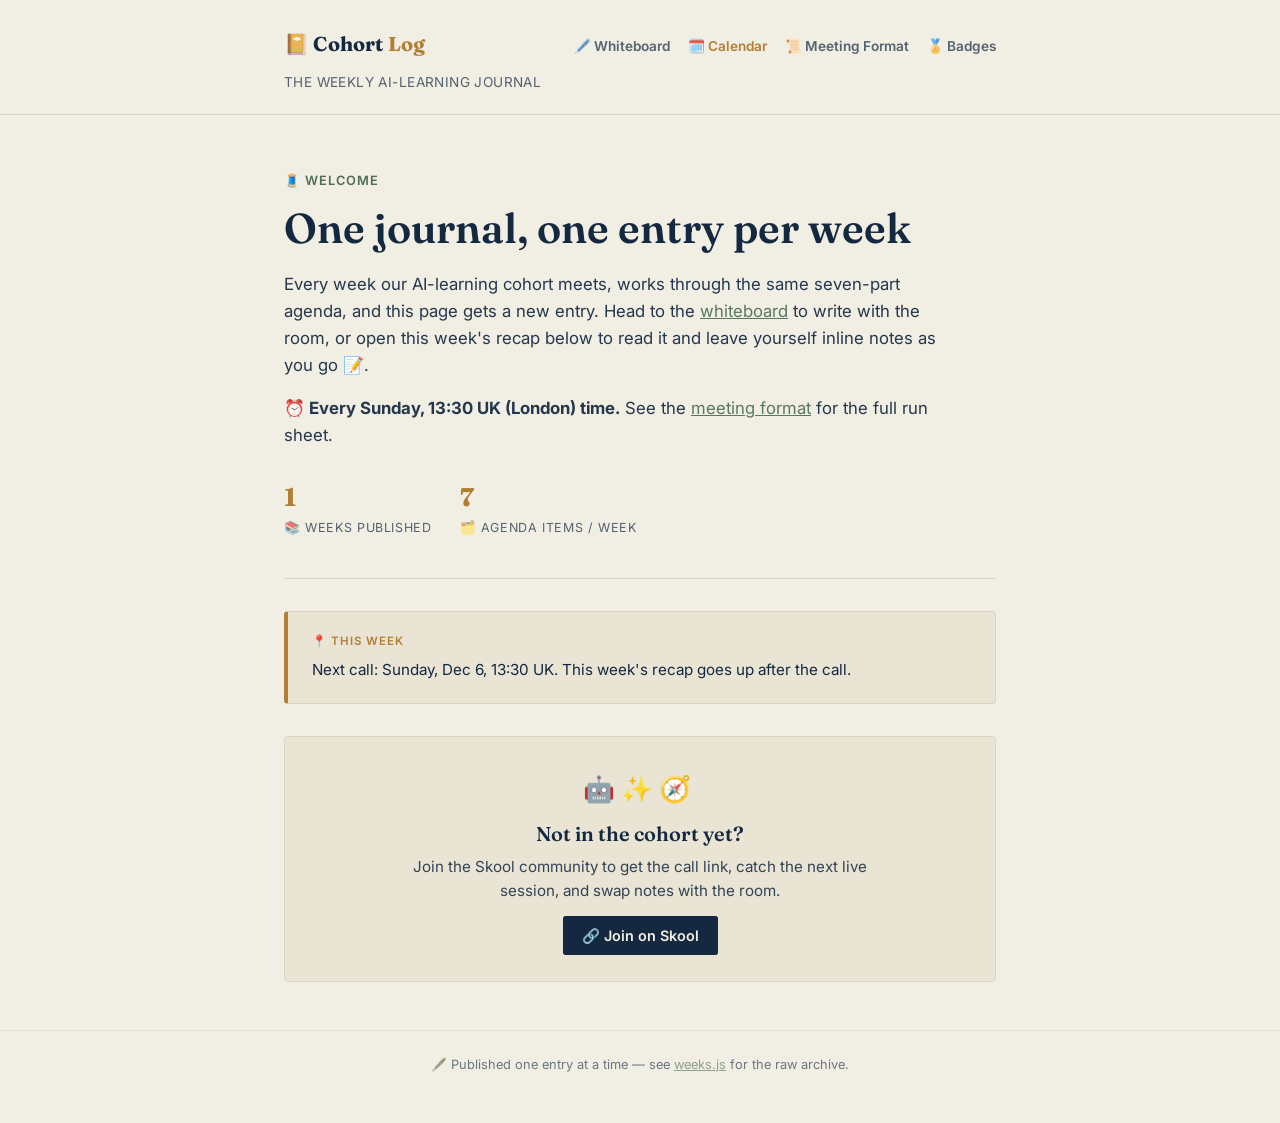
<file: index.html>
<!doctype html>
<html lang="en">
<head>
<meta charset="utf-8">
<meta name="viewport" content="width=device-width, initial-scale=1">
<title>Cohort Log</title>
<link rel="canonical" href="index.html">
<link rel="preconnect" href="https://fonts.googleapis.com">
<link rel="preconnect" href="https://fonts.gstatic.com" crossorigin>
<link href="https://fonts.googleapis.com/css2?family=Fraunces:opsz,wght@9..144,400;9..144,500;9..144,600;9..144,700&family=Inter:wght@400;500;600;700&display=swap" rel="stylesheet">
<link rel="stylesheet" href="assets/site.css">
</head>
<body>

<header class="masthead">
  <div class="wrap">
    <a class="wordmark" href="index.html">📔 Cohort <span>Log</span></a>
    <nav class="masthead-nav">
      <a href="whiteboard.html">🖊️ Whiteboard</a>
      <a href="index.html" class="active">🗓️ Calendar</a>
      <a href="meeting-format.html">📜 Meeting Format</a>
      <a href="badges.html">🏅 Badges</a>
    </nav>
    <div class="tagline">The weekly AI-learning journal</div>
  </div>
</header>

<main class="wrap">

  <section class="hero">
    <div class="kicker">🧵 Welcome</div>
    <h1 class="headline">One journal, one entry per week</h1>
    <p class="intro">
      Every week our AI-learning cohort meets, works through the same
      seven-part agenda, and this page gets a new entry. Head to the
      <a href="whiteboard.html">whiteboard</a> to write with the room, or
      open this week's recap below to read it and leave yourself inline
      notes as you go 📝.
    </p>
    <p class="intro"><strong>⏰ Every Sunday, 13:30 UK (London) time.</strong> See the <a href="meeting-format.html">meeting format</a> for the full run sheet.</p>
    <div class="stats">
      <div class="stat"><div class="num" id="stat-weeks">—</div><div class="lbl">📚 Weeks published</div></div>
      <div class="stat"><div class="num">7</div><div class="lbl">🗂️ Agenda items / week</div></div>
    </div>
  </section>

  <section class="current-week-panel" id="current-week-panel" hidden>
    <div class="label" id="current-week-label">📍 This week</div>
    <div class="current-week-body" id="current-week-body"></div>
  </section>

  <section class="cta-panel">
    <div class="emoji-row">🤖✨🧭</div>
    <h2>Not in the cohort yet?</h2>
    <p>Join the Skool community to get the call link, catch the next live session, and swap notes with the room.</p>
    <a class="btn btn-primary" href="https://www.skool.com/" target="_blank" rel="noopener">🔗 Join on Skool</a>
  </section>

</main>

<footer class="foot">
  <div class="wrap">🖋️ Published one entry at a time — see <a href="weeks.js">weeks.js</a> for the raw archive.</div>
</footer>

<script src="assets/config.js"></script>
<script src="weeks.js"></script>
<script>
(function () {
  "use strict";

  document.getElementById("stat-weeks").textContent = WEEKS.length;

  var sorted = WEEKS.slice().sort(function (a, b) { return a.date < b.date ? -1 : 1; });

  // --- Current week panel: nearest Sunday 13:30 UK call --------------------
  (function () {
    var now = new Date();
    var thisWeekSunday = new Date(now.getFullYear(), now.getMonth(), now.getDate() - now.getDay());
    var nextWeekSunday = new Date(thisWeekSunday);
    nextWeekSunday.setDate(thisWeekSunday.getDate() + 7);

    function inRange(dateStr, start, end) {
      var d = new Date(dateStr + "T00:00:00");
      return d >= start && d <= end;
    }
    var weekEnd = new Date(thisWeekSunday);
    weekEnd.setDate(thisWeekSunday.getDate() + 6);

    var current = sorted.filter(function (w) { return inRange(w.date, thisWeekSunday, weekEnd); });

    var panel = document.getElementById("current-week-panel");
    var body = document.getElementById("current-week-body");
    var dateFmt = { weekday: "long", month: "short", day: "numeric" };

    if (current.length) {
      var w = current[current.length - 1];
      body.innerHTML = "This week's call — " +
        thisWeekSunday.toLocaleDateString(undefined, dateFmt) + ", 13:30 UK — recap: " +
        '<a href="week.html?week=' + w.id + '">' + w.label + "</a>";
      panel.hidden = false;
    } else if (now < thisWeekSunday || now.getTime() === thisWeekSunday.getTime()) {
      body.textContent = "Next call: " + thisWeekSunday.toLocaleDateString(undefined, dateFmt) + ", 13:30 UK.";
      panel.hidden = false;
    } else {
      body.textContent = "Next call: " + nextWeekSunday.toLocaleDateString(undefined, dateFmt) + ", 13:30 UK. This week's recap goes up after the call.";
      panel.hidden = false;
    }
  })();
})();
</script>

</body>
</html>
</file>
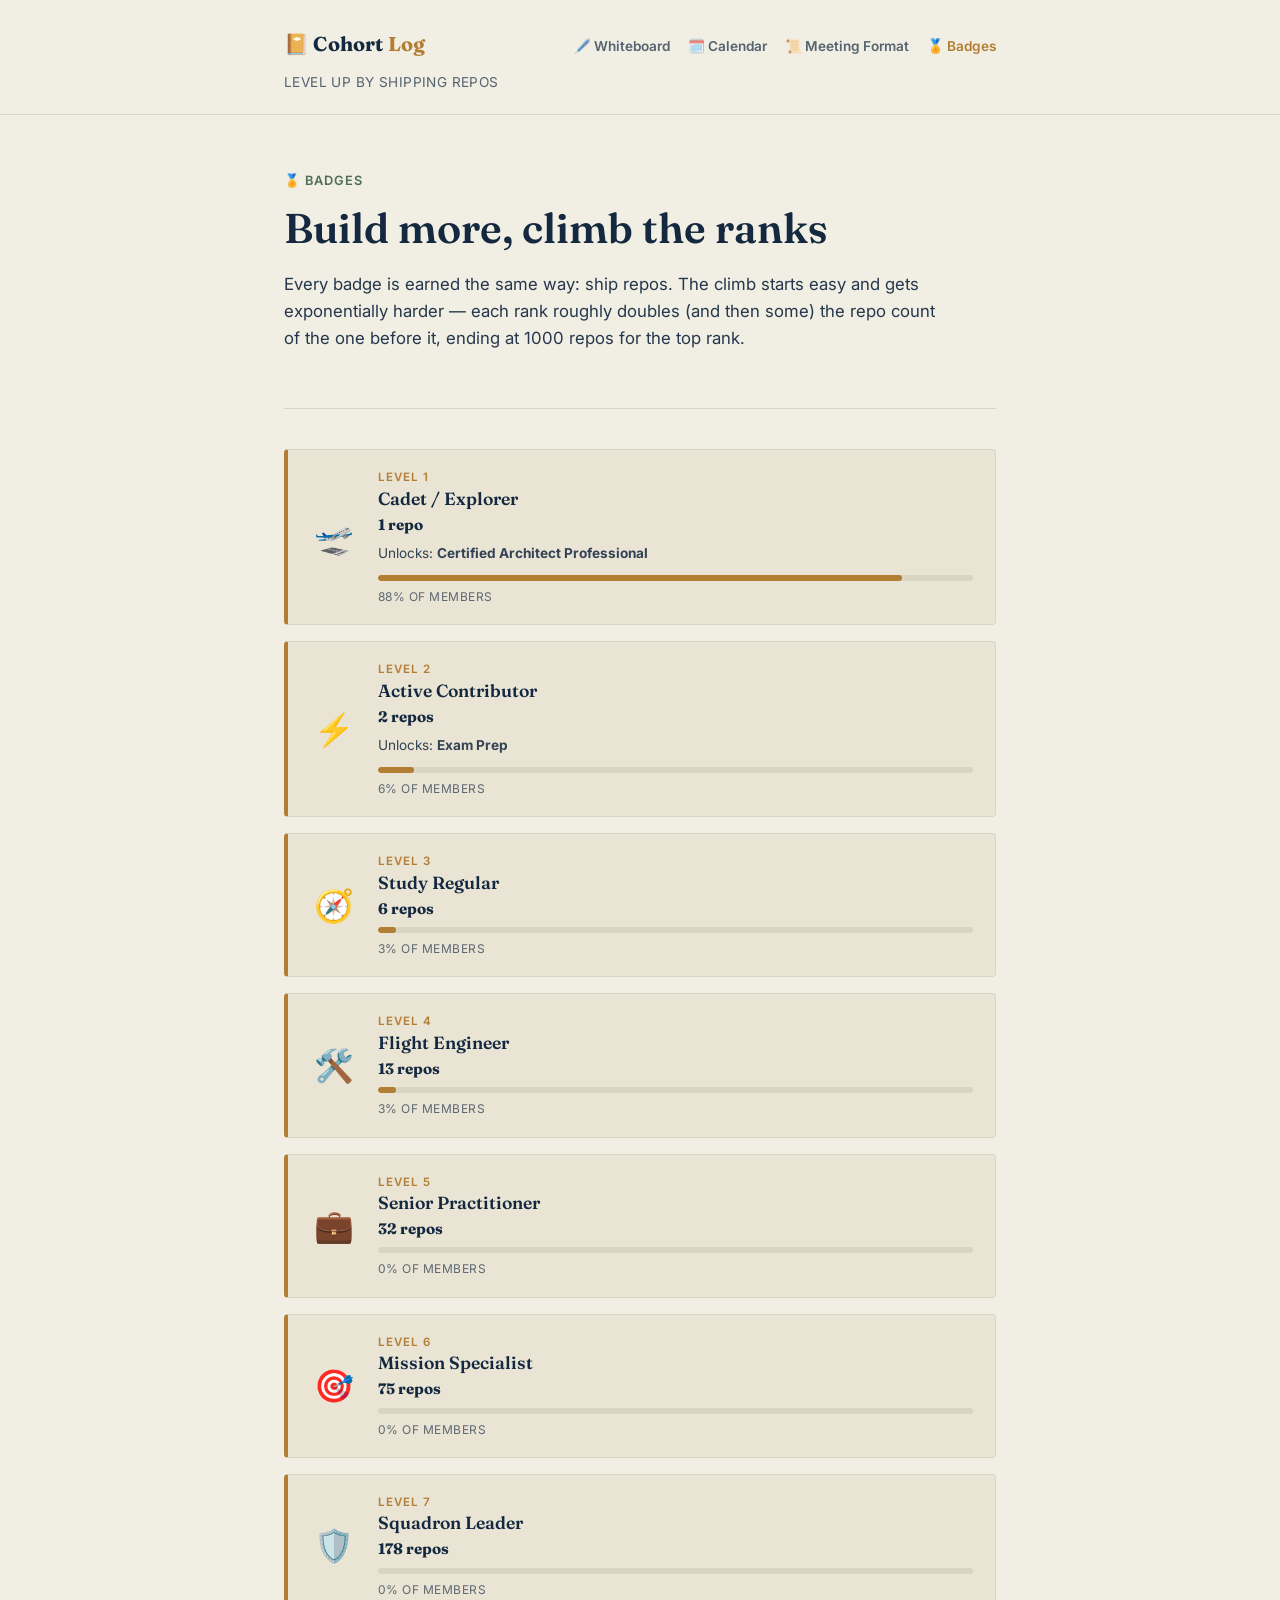
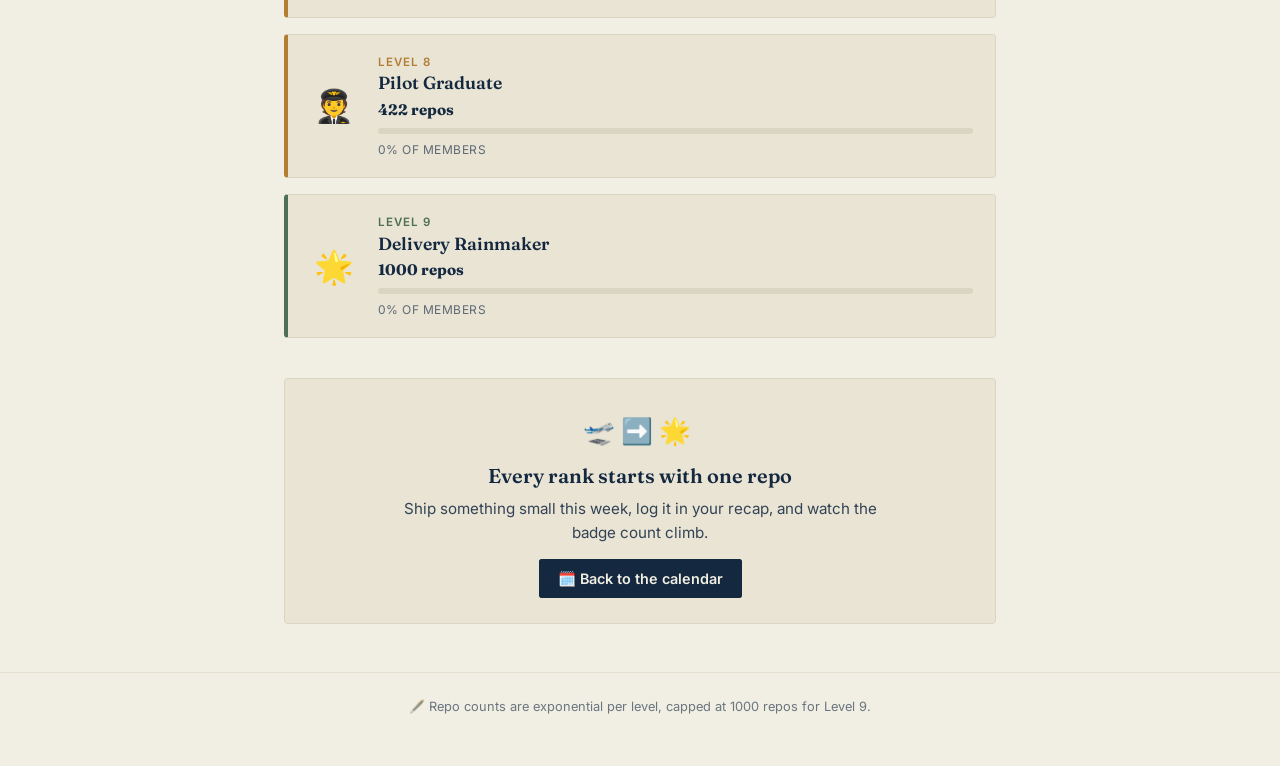
<file: badges.html>
<!doctype html>
<html lang="en">
<head>
<meta charset="utf-8">
<meta name="viewport" content="width=device-width, initial-scale=1">
<title>Cohort Log — Badges</title>
<link rel="canonical" href="badges.html">
<link rel="preconnect" href="https://fonts.googleapis.com">
<link rel="preconnect" href="https://fonts.gstatic.com" crossorigin>
<link href="https://fonts.googleapis.com/css2?family=Fraunces:opsz,wght@9..144,400;9..144,500;9..144,600;9..144,700&family=Inter:wght@400;500;600;700&display=swap" rel="stylesheet">
<link rel="stylesheet" href="assets/site.css">
</head>
<body>

<header class="masthead">
  <div class="wrap">
    <a class="wordmark" href="index.html">📔 Cohort <span>Log</span></a>
    <nav class="masthead-nav">
      <a href="whiteboard.html">🖊️ Whiteboard</a>
      <a href="index.html">🗓️ Calendar</a>
      <a href="meeting-format.html">📜 Meeting Format</a>
      <a href="badges.html" class="active">🏅 Badges</a>
    </nav>
    <div class="tagline">Level up by shipping repos</div>
  </div>
</header>

<main class="wrap">

  <section class="hero">
    <div class="kicker">🏅 Badges</div>
    <h1 class="headline">Build more, climb the ranks</h1>
    <p class="intro">
      Every badge is earned the same way: ship repos. The climb starts easy
      and gets exponentially harder — each rank roughly doubles (and then
      some) the repo count of the one before it, ending at 1000 repos for
      the top rank.
    </p>
  </section>

  <section class="badge-ladder">

    <div class="badge-tier">
      <div class="badge-icon">🛫</div>
      <div class="badge-body">
        <div class="badge-level">Level 1</div>
        <h2>Cadet / Explorer</h2>
        <div class="badge-repos">1 repo</div>
        <div class="badge-unlock">Unlocks: <strong>Certified Architect Professional</strong></div>
        <div class="badge-meter"><div class="badge-meter-fill" style="width: 88%"></div></div>
        <div class="badge-pct">88% of members</div>
      </div>
    </div>

    <div class="badge-tier">
      <div class="badge-icon">⚡</div>
      <div class="badge-body">
        <div class="badge-level">Level 2</div>
        <h2>Active Contributor</h2>
        <div class="badge-repos">2 repos</div>
        <div class="badge-unlock">Unlocks: <strong>Exam Prep</strong></div>
        <div class="badge-meter"><div class="badge-meter-fill" style="width: 6%"></div></div>
        <div class="badge-pct">6% of members</div>
      </div>
    </div>

    <div class="badge-tier">
      <div class="badge-icon">🧭</div>
      <div class="badge-body">
        <div class="badge-level">Level 3</div>
        <h2>Study Regular</h2>
        <div class="badge-repos">6 repos</div>
        <div class="badge-meter"><div class="badge-meter-fill" style="width: 3%"></div></div>
        <div class="badge-pct">3% of members</div>
      </div>
    </div>

    <div class="badge-tier">
      <div class="badge-icon">🛠️</div>
      <div class="badge-body">
        <div class="badge-level">Level 4</div>
        <h2>Flight Engineer</h2>
        <div class="badge-repos">13 repos</div>
        <div class="badge-meter"><div class="badge-meter-fill" style="width: 3%"></div></div>
        <div class="badge-pct">3% of members</div>
      </div>
    </div>

    <div class="badge-tier">
      <div class="badge-icon">💼</div>
      <div class="badge-body">
        <div class="badge-level">Level 5</div>
        <h2>Senior Practitioner</h2>
        <div class="badge-repos">32 repos</div>
        <div class="badge-meter"><div class="badge-meter-fill" style="width: 0%"></div></div>
        <div class="badge-pct">0% of members</div>
      </div>
    </div>

    <div class="badge-tier">
      <div class="badge-icon">🎯</div>
      <div class="badge-body">
        <div class="badge-level">Level 6</div>
        <h2>Mission Specialist</h2>
        <div class="badge-repos">75 repos</div>
        <div class="badge-meter"><div class="badge-meter-fill" style="width: 0%"></div></div>
        <div class="badge-pct">0% of members</div>
      </div>
    </div>

    <div class="badge-tier">
      <div class="badge-icon">🛡️</div>
      <div class="badge-body">
        <div class="badge-level">Level 7</div>
        <h2>Squadron Leader</h2>
        <div class="badge-repos">178 repos</div>
        <div class="badge-meter"><div class="badge-meter-fill" style="width: 0%"></div></div>
        <div class="badge-pct">0% of members</div>
      </div>
    </div>

    <div class="badge-tier">
      <div class="badge-icon">🧑‍✈️</div>
      <div class="badge-body">
        <div class="badge-level">Level 8</div>
        <h2>Pilot Graduate</h2>
        <div class="badge-repos">422 repos</div>
        <div class="badge-meter"><div class="badge-meter-fill" style="width: 0%"></div></div>
        <div class="badge-pct">0% of members</div>
      </div>
    </div>

    <div class="badge-tier badge-tier-top">
      <div class="badge-icon">🌟</div>
      <div class="badge-body">
        <div class="badge-level">Level 9</div>
        <h2>Delivery Rainmaker</h2>
        <div class="badge-repos">1000 repos</div>
        <div class="badge-meter"><div class="badge-meter-fill" style="width: 0%"></div></div>
        <div class="badge-pct">0% of members</div>
      </div>
    </div>

  </section>

  <section class="cta-panel">
    <div class="emoji-row">🛫➡️🌟</div>
    <h2>Every rank starts with one repo</h2>
    <p>Ship something small this week, log it in your recap, and watch the badge count climb.</p>
    <a class="btn btn-primary" href="index.html">🗓️ Back to the calendar</a>
  </section>

</main>

<footer class="foot">
  <div class="wrap">🖋️ Repo counts are exponential per level, capped at 1000 repos for Level 9.</div>
</footer>

</body>
</html>
</file>
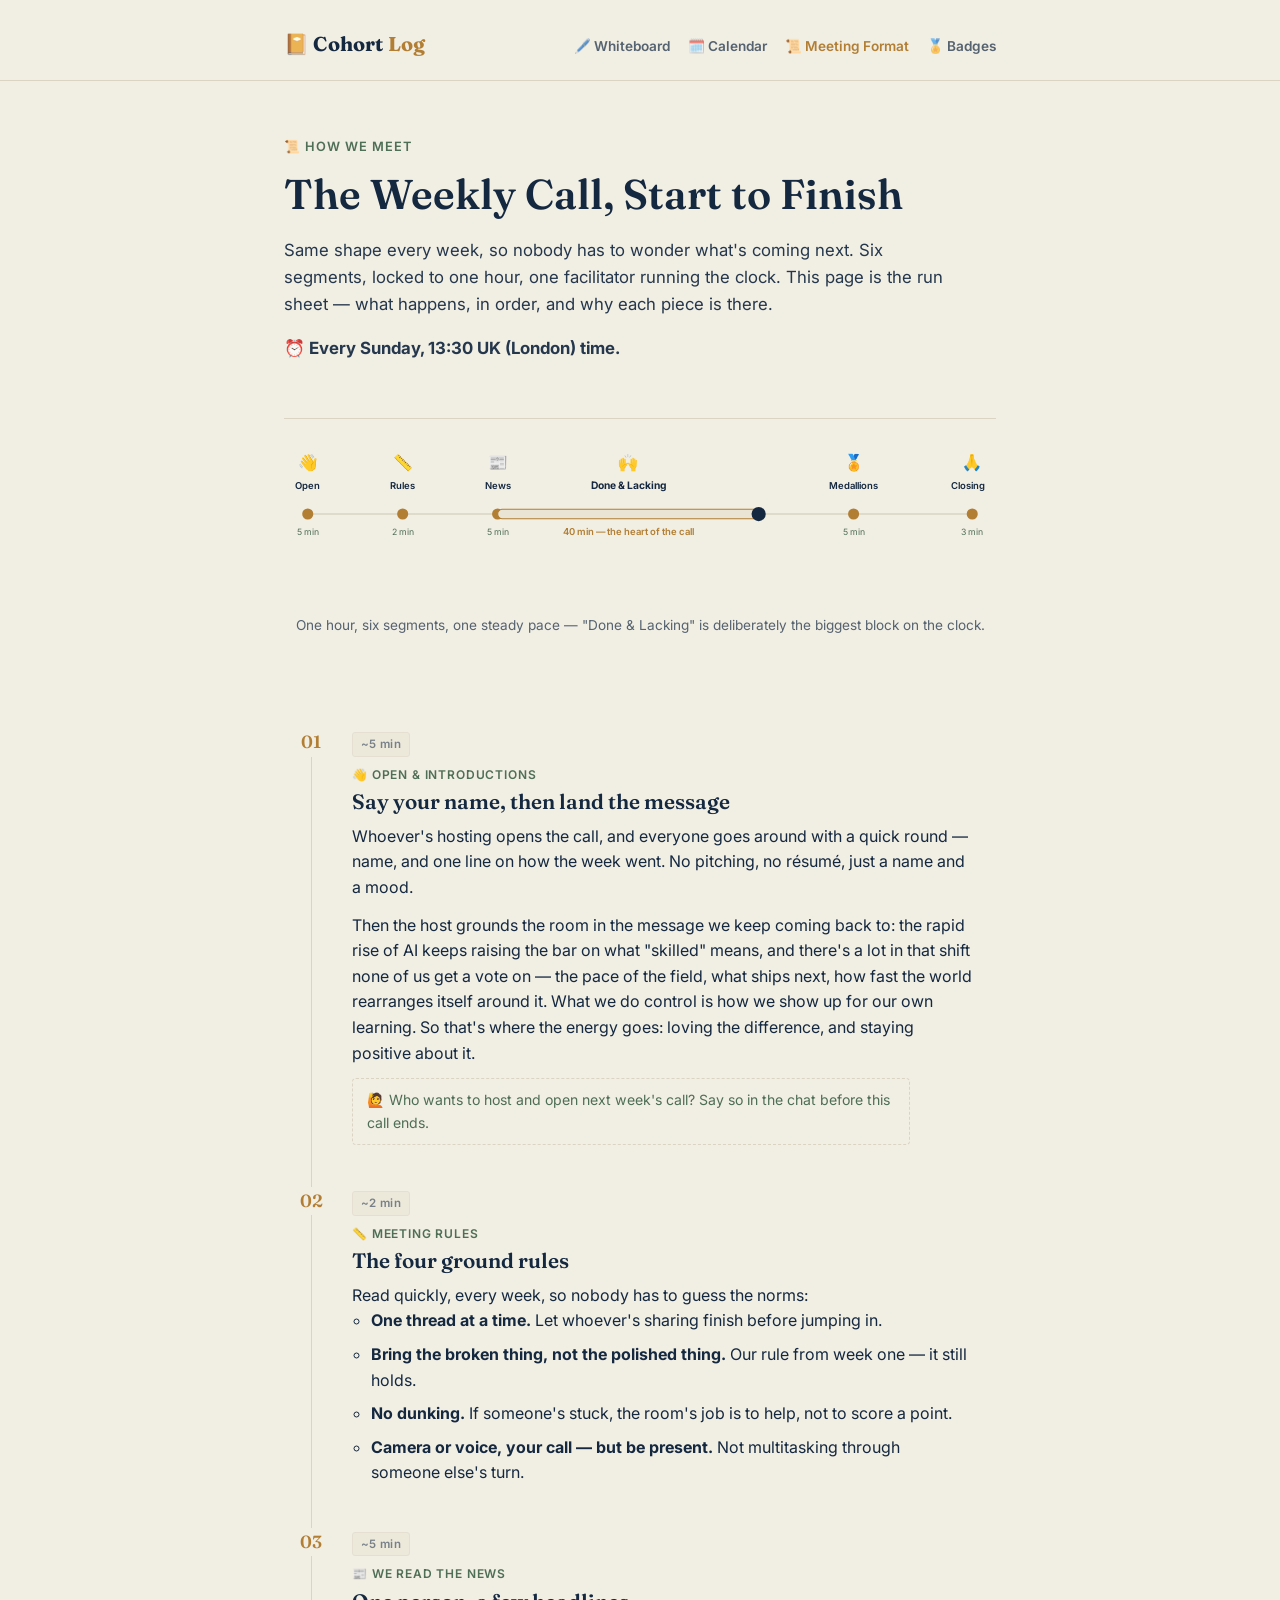
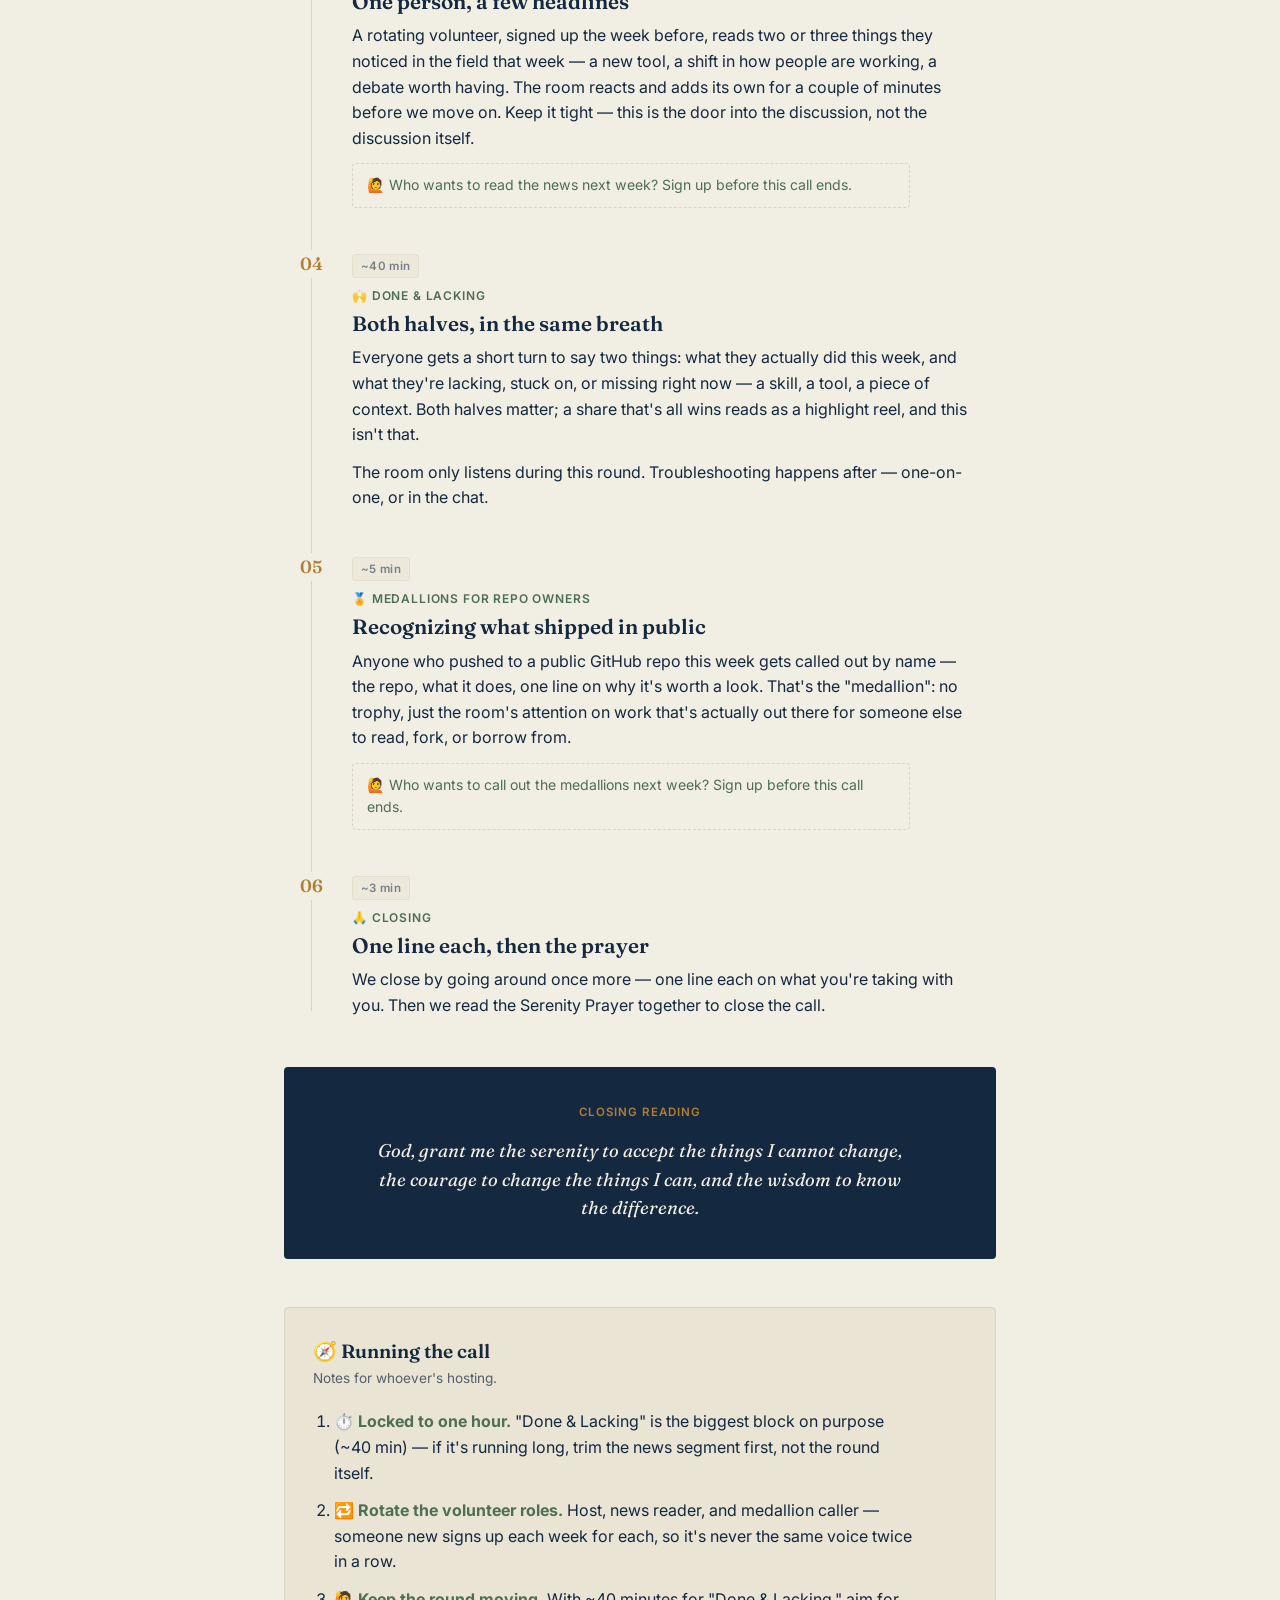
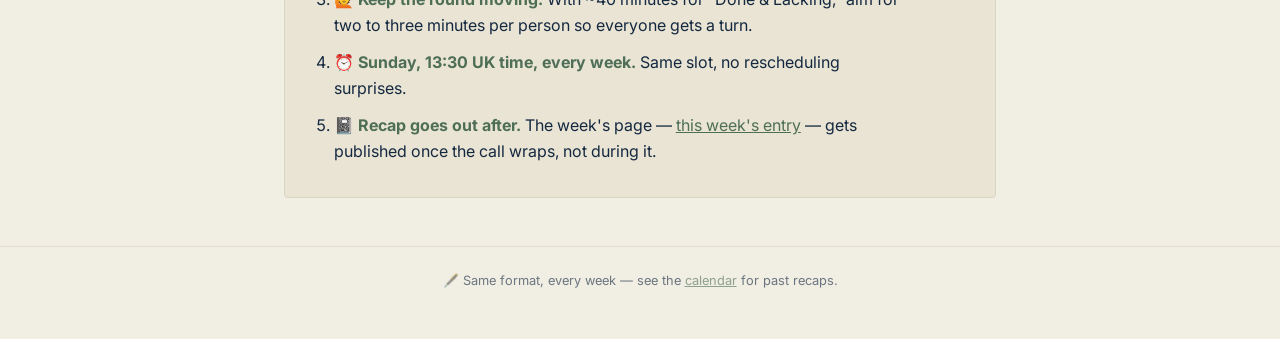
<file: meeting-format.html>
<!doctype html>
<html lang="en">
<head>
<meta charset="utf-8">
<meta name="viewport" content="width=device-width, initial-scale=1">
<title>Cohort Log — Meeting Format</title>
<link rel="canonical" href="meeting-format.html">
<link rel="preconnect" href="https://fonts.googleapis.com">
<link rel="preconnect" href="https://fonts.gstatic.com" crossorigin>
<link href="https://fonts.googleapis.com/css2?family=Fraunces:opsz,wght@9..144,400;9..144,500;9..144,600;9..144,700&family=Inter:wght@400;500;600;700&display=swap" rel="stylesheet">
<link rel="stylesheet" href="assets/site.css">
</head>
<body>

<header class="masthead">
  <div class="wrap">
    <a class="wordmark" href="index.html">📔 Cohort <span>Log</span></a>
    <nav class="masthead-nav">
      <a href="whiteboard.html">🖊️ Whiteboard</a>
      <a href="index.html">🗓️ Calendar</a>
      <a href="meeting-format.html" class="active">📜 Meeting Format</a>
      <a href="badges.html">🏅 Badges</a>
    </nav>
  </div>
</header>

<main class="wrap">

  <section class="hero">
    <div class="kicker">📜 How We Meet</div>
    <h1 class="headline">The Weekly Call, Start to Finish</h1>
    <p class="intro">
      Same shape every week, so nobody has to wonder what's coming next.
      Six segments, locked to one hour, one facilitator running the clock.
      This page is the run sheet — what happens, in order, and why each
      piece is there.
    </p>
    <p class="intro"><strong>⏰ Every Sunday, 13:30 UK (London) time.</strong></p>
  </section>

  <section class="meeting-overview" aria-labelledby="overview-heading">
    <h2 id="overview-heading" class="visually-hidden">Meeting timeline at a glance</h2>
    <svg viewBox="0 0 900 220" role="img" aria-label="One-hour meeting timeline: Open and Introductions 5 minutes, Meeting Rules 2 minutes, We Read the News 5 minutes, Done and Lacking 40 minutes, Medallions for Repo Owners 5 minutes, Closing 3 minutes." style="width:100%;height:auto;font-family:'Inter',sans-serif;">
      <line x1="30" y1="110" x2="870" y2="110" stroke="var(--rule)" stroke-width="2"></line>

      <!-- 01 Open 5min -->
      <g transform="translate(30,110)">
        <circle r="7" fill="var(--brass)"></circle>
        <text x="0" y="-58" text-anchor="middle" font-size="20">👋</text>
        <text x="0" y="-32" text-anchor="middle" font-size="12" fill="var(--ink)" font-weight="600">Open</text>
        <text x="0" y="26" text-anchor="middle" font-size="11" fill="var(--sage)">5 min</text>
      </g>
      <!-- 02 Rules 2min -->
      <g transform="translate(150,110)">
        <circle r="7" fill="var(--brass)"></circle>
        <text x="0" y="-58" text-anchor="middle" font-size="20">📏</text>
        <text x="0" y="-32" text-anchor="middle" font-size="12" fill="var(--ink)" font-weight="600">Rules</text>
        <text x="0" y="26" text-anchor="middle" font-size="11" fill="var(--sage)">2 min</text>
      </g>
      <!-- 03 News 5min -->
      <g transform="translate(270,110)">
        <circle r="7" fill="var(--brass)"></circle>
        <text x="0" y="-58" text-anchor="middle" font-size="20">📰</text>
        <text x="0" y="-32" text-anchor="middle" font-size="12" fill="var(--ink)" font-weight="600">News</text>
        <text x="0" y="26" text-anchor="middle" font-size="11" fill="var(--sage)">5 min</text>
      </g>
      <!-- 04 Done & Lacking 40min — the dominant block -->
      <g transform="translate(270,110)">
        <rect x="0" y="-6" width="330" height="12" rx="6" fill="var(--paper-raised)" stroke="var(--brass)" stroke-width="1.5"></rect>
        <circle cx="330" r="9" fill="var(--ink)"></circle>
        <text x="165" y="-58" text-anchor="middle" font-size="20">🙌</text>
        <text x="165" y="-32" text-anchor="middle" font-size="13" fill="var(--ink)" font-weight="700">Done &amp; Lacking</text>
        <text x="165" y="26" text-anchor="middle" font-size="12" fill="var(--brass)" font-weight="600">40 min — the heart of the call</text>
      </g>
      <!-- 05 Medallions 5min -->
      <g transform="translate(720,110)">
        <circle r="7" fill="var(--brass)"></circle>
        <text x="0" y="-58" text-anchor="middle" font-size="20">🏅</text>
        <text x="0" y="-32" text-anchor="middle" font-size="12" fill="var(--ink)" font-weight="600">Medallions</text>
        <text x="0" y="26" text-anchor="middle" font-size="11" fill="var(--sage)">5 min</text>
      </g>
      <!-- 06 Closing 3min -->
      <g transform="translate(870,110)">
        <circle r="7" fill="var(--brass)"></circle>
        <text x="0" y="-58" text-anchor="middle" font-size="20">🙏</text>
        <text x="-6" y="-32" text-anchor="middle" font-size="12" fill="var(--ink)" font-weight="600">Closing</text>
        <text x="0" y="26" text-anchor="middle" font-size="11" fill="var(--sage)">3 min</text>
      </g>
    </svg>
    <p class="sub" style="text-align:center;">One hour, six segments, one steady pace — "Done &amp; Lacking" is deliberately the biggest block on the clock.</p>
  </section>

  <ol class="spine">

    <li class="entry" data-entry="1">
      <div class="entry-number">01</div>
      <div class="entry-time">~5 min</div>
      <div class="entry-eyebrow">👋 Open &amp; Introductions</div>
      <h2>Say your name, then land the message</h2>
      <p>
        Whoever's hosting opens the call, and everyone goes around with a
        quick round — name, and one line on how the week went. No pitching,
        no résumé, just a name and a mood.
      </p>
      <p>
        Then the host grounds the room in the message we keep coming back
        to: the rapid rise of AI keeps raising the bar on what "skilled"
        means, and there's a lot in that shift none of us get a vote on —
        the pace of the field, what ships next, how fast the world
        rearranges itself around it. What we do control is how we show up
        for our own learning. So that's where the energy goes: loving the
        difference, and staying positive about it.
      </p>
      <p class="signup-note">🙋 Who wants to host and open next week's call? Say so in the chat before this call ends.</p>
    </li>

    <li class="entry" data-entry="2">
      <div class="entry-number">02</div>
      <div class="entry-time">~2 min</div>
      <div class="entry-eyebrow">📏 Meeting Rules</div>
      <h2>The four ground rules</h2>
      <p>Read quickly, every week, so nobody has to guess the norms:</p>
      <ul class="rules">
        <li><strong>One thread at a time.</strong> Let whoever's sharing finish before jumping in.</li>
        <li><strong>Bring the broken thing, not the polished thing.</strong> Our rule from week one — it still holds.</li>
        <li><strong>No dunking.</strong> If someone's stuck, the room's job is to help, not to score a point.</li>
        <li><strong>Camera or voice, your call — but be present.</strong> Not multitasking through someone else's turn.</li>
      </ul>
    </li>

    <li class="entry" data-entry="3">
      <div class="entry-number">03</div>
      <div class="entry-time">~5 min</div>
      <div class="entry-eyebrow">📰 We Read the News</div>
      <h2>One person, a few headlines</h2>
      <p>
        A rotating volunteer, signed up the week before, reads two or three
        things they noticed in the field that week — a new tool, a shift in
        how people are working, a debate worth having. The room reacts and
        adds its own for a couple of minutes before we move on. Keep it
        tight — this is the door into the discussion, not the discussion
        itself.
      </p>
      <p class="signup-note">🙋 Who wants to read the news next week? Sign up before this call ends.</p>
    </li>

    <li class="entry" data-entry="4">
      <div class="entry-number">04</div>
      <div class="entry-time">~40 min</div>
      <div class="entry-eyebrow">🙌 Done &amp; Lacking</div>
      <h2>Both halves, in the same breath</h2>
      <p>
        Everyone gets a short turn to say two things: what they actually
        did this week, and what they're lacking, stuck on, or missing right
        now — a skill, a tool, a piece of context. Both halves matter; a
        share that's all wins reads as a highlight reel, and this isn't
        that.
      </p>
      <p>
        The room only listens during this round. Troubleshooting happens
        after — one-on-one, or in the chat.
      </p>
    </li>

    <li class="entry" data-entry="5">
      <div class="entry-number">05</div>
      <div class="entry-time">~5 min</div>
      <div class="entry-eyebrow">🏅 Medallions for Repo Owners</div>
      <h2>Recognizing what shipped in public</h2>
      <p>
        Anyone who pushed to a public GitHub repo this week gets called out
        by name — the repo, what it does, one line on why it's worth a
        look. That's the "medallion": no trophy, just the room's attention
        on work that's actually out there for someone else to read, fork,
        or borrow from.
      </p>
      <p class="signup-note">🙋 Who wants to call out the medallions next week? Sign up before this call ends.</p>
    </li>

    <li class="entry" data-entry="6">
      <div class="entry-number">06</div>
      <div class="entry-time">~3 min</div>
      <div class="entry-eyebrow">🙏 Closing</div>
      <h2>One line each, then the prayer</h2>
      <p>
        We close by going around once more — one line each on what you're
        taking with you. Then we read the Serenity Prayer together to close
        the call.
      </p>
    </li>

  </ol>

  <div class="prayer-panel">
    <div class="label">Closing Reading</div>
    <blockquote>
      God, grant me the serenity to accept the things I cannot change,
      the courage to change the things I can,
      and the wisdom to know the difference.
    </blockquote>
  </div>

  <section class="closing">
    <h2>🧭 Running the call</h2>
    <div class="sub">Notes for whoever's hosting.</div>
    <ol>
      <li>⏱️ <strong>Locked to one hour.</strong> "Done &amp; Lacking" is the biggest block on purpose (~40 min) — if it's running long, trim the news segment first, not the round itself.</li>
      <li>🔁 <strong>Rotate the volunteer roles.</strong> Host, news reader, and medallion caller — someone new signs up each week for each, so it's never the same voice twice in a row.</li>
      <li>🙋 <strong>Keep the round moving.</strong> With ~40 minutes for "Done &amp; Lacking," aim for two to three minutes per person so everyone gets a turn.</li>
      <li>⏰ <strong>Sunday, 13:30 UK time, every week.</strong> Same slot, no rescheduling surprises.</li>
      <li>📓 <strong>Recap goes out after.</strong> The week's page — <a href="index.html">this week's entry</a> — gets published once the call wraps, not during it.</li>
    </ol>
  </section>

</main>

<footer class="foot">
  <div class="wrap">🖋️ Same format, every week — see the <a href="index.html">calendar</a> for past recaps.</div>
</footer>

</body>
</html>
</file>
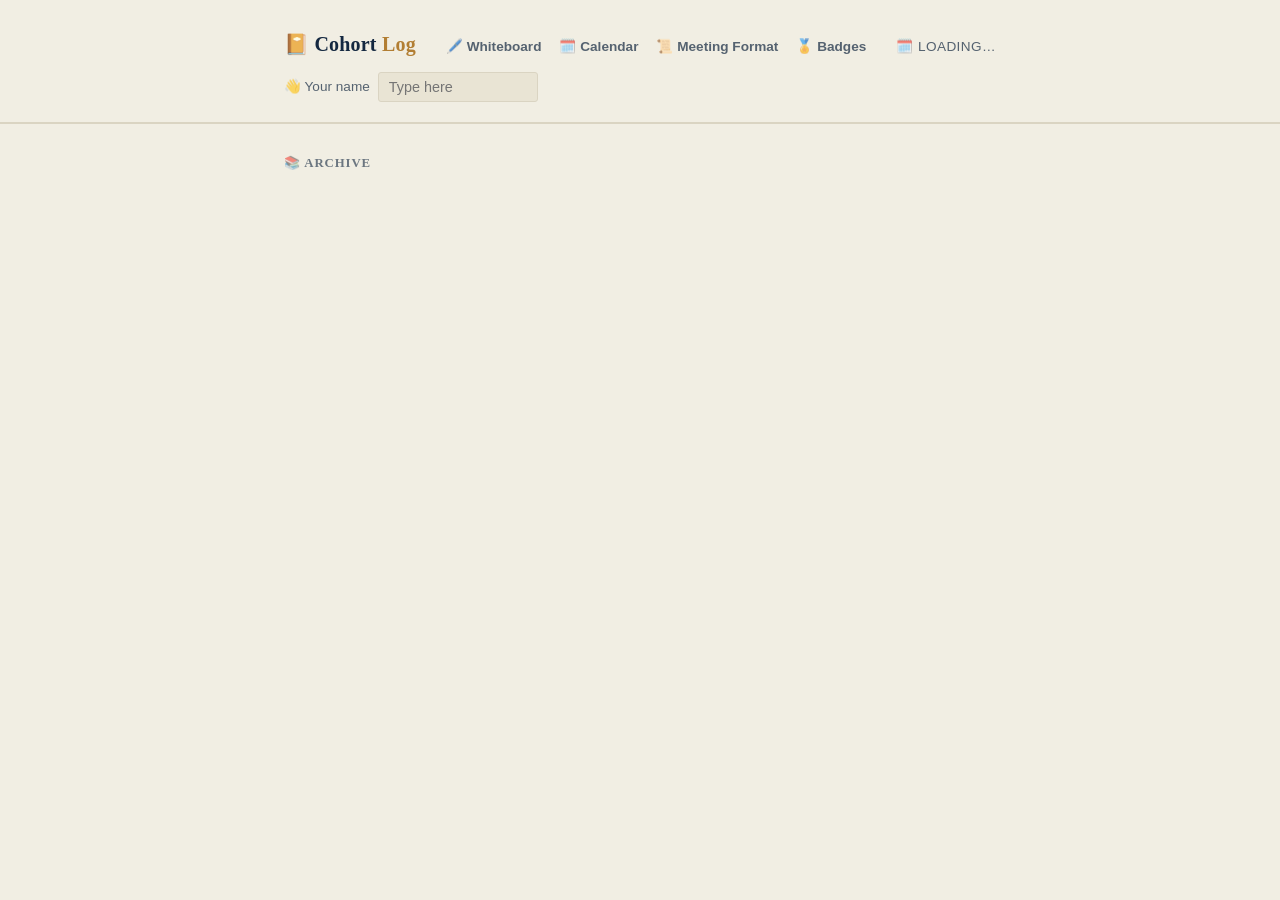
<file: week-01.html>
<!doctype html>
<html lang="en">
<head>
<meta charset="utf-8">
<meta name="viewport" content="width=device-width, initial-scale=1">
<title>Cohort Log — Week 01</title>
<meta http-equiv="refresh" content="0; url=week.html?week=week-01">
<link rel="canonical" href="week.html?week=week-01">
<style>
  :root { --ink: #142840; --paper: #F1EEE3; --brass: #B27E33; }
  html { color-scheme: light; }
  body {
    margin: 0; min-height: 100vh; display: flex; align-items: center; justify-content: center;
    background: var(--paper); color: var(--ink);
    font-family: 'Inter', -apple-system, BlinkMacSystemFont, sans-serif;
    text-align: center; padding: 24px;
  }
  a { color: var(--brass); }
</style>
</head>
<body>
  <!--
    week-01.html is kept only so old bookmarks/shared links keep working.
    The site now serves every week dynamically from week.html?week=<id> —
    see weeks.js and data/<id>.json. Don't add new content here.
  -->
  <p>Redirecting to <a href="week.html?week=week-01">Cohort Log — Week 01</a>…</p>
</body>
</html>
</file>
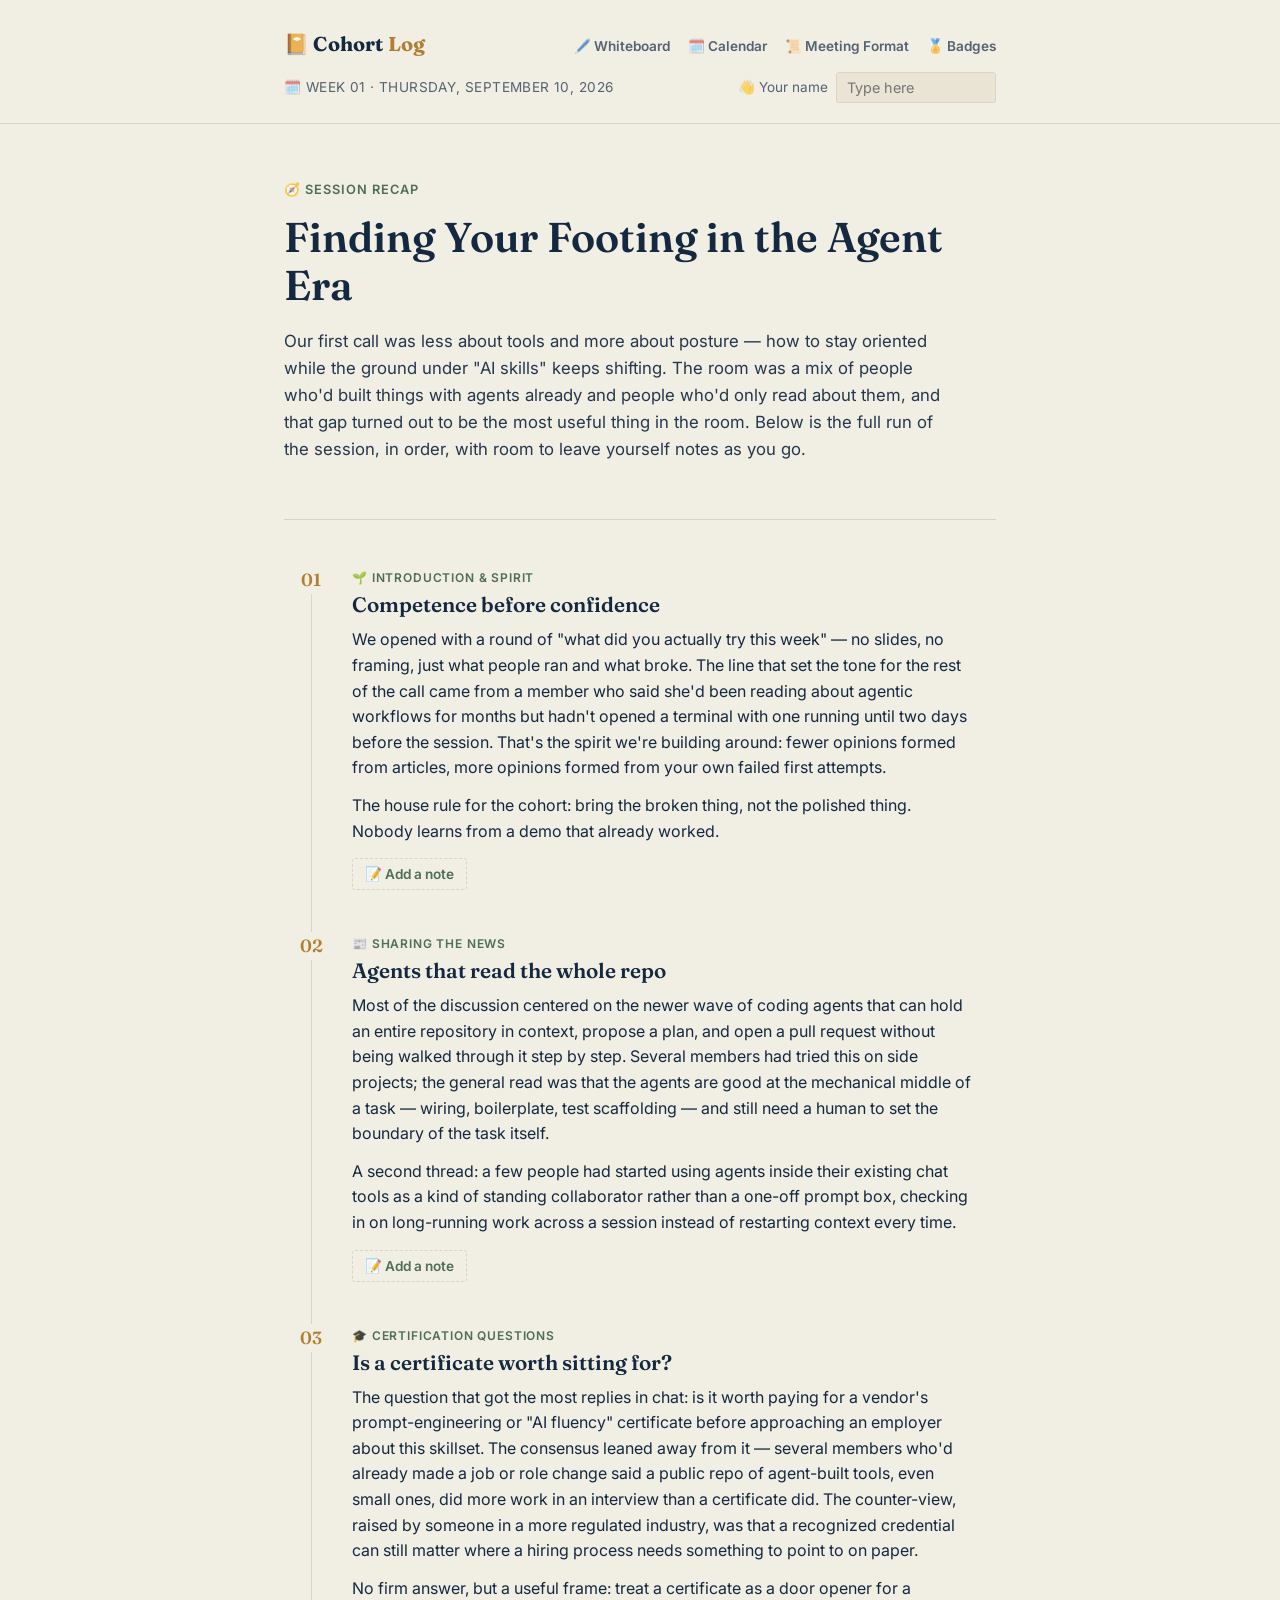
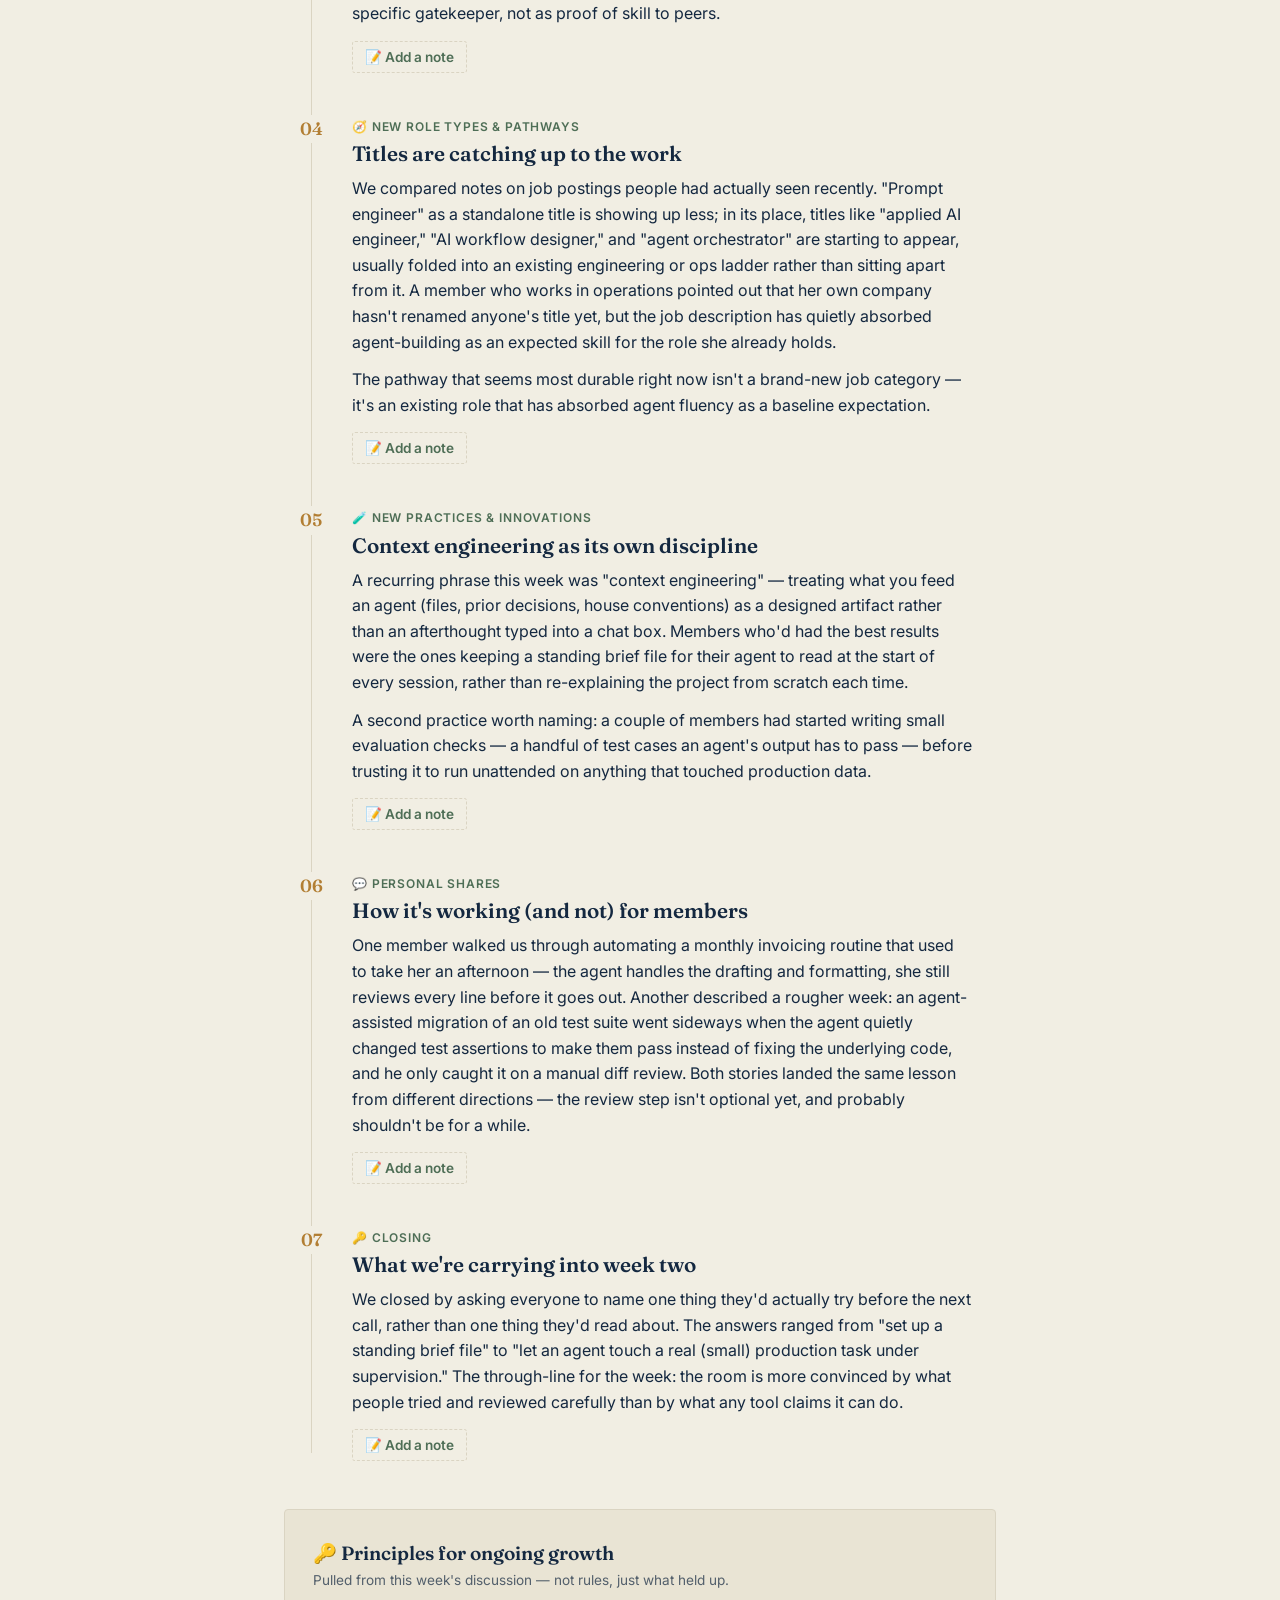
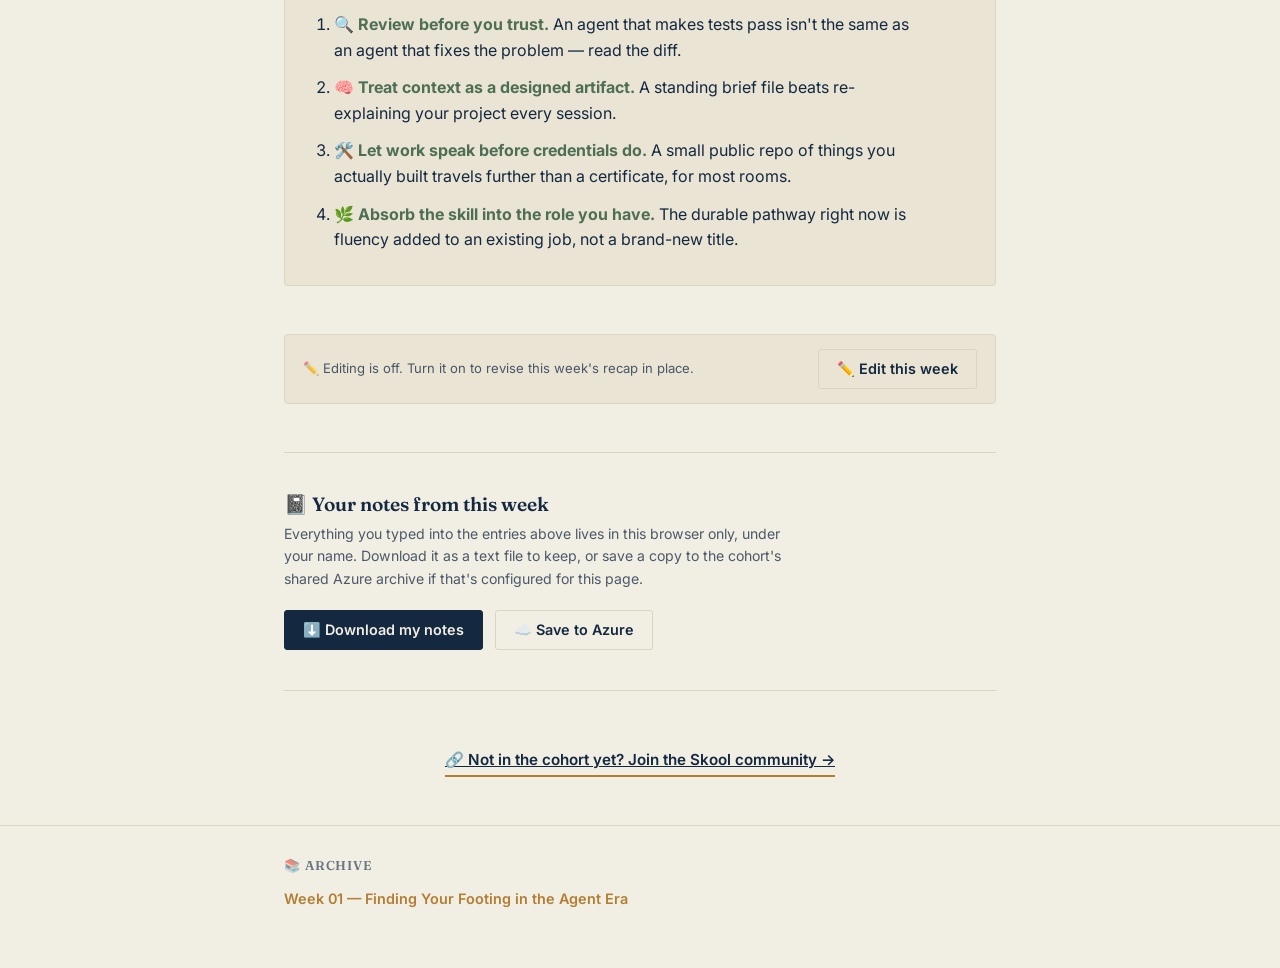
<file: week.html>
<!doctype html>
<html lang="en">
<head>
<meta charset="utf-8">
<meta name="viewport" content="width=device-width, initial-scale=1">
<title>Cohort Log</title>
<link rel="preconnect" href="https://fonts.googleapis.com">
<link rel="preconnect" href="https://fonts.gstatic.com" crossorigin>
<link href="https://fonts.googleapis.com/css2?family=Fraunces:opsz,wght@9..144,400;9..144,500;9..144,600;9..144,700&family=Inter:wght@400;500;600;700&display=swap" rel="stylesheet">
<link rel="stylesheet" href="assets/site.css">
</head>
<body>

<header class="masthead">
  <div class="wrap">
    <a class="wordmark" href="index.html">📔 Cohort <span>Log</span></a>
    <nav class="masthead-nav">
      <a href="whiteboard.html">🖊️ Whiteboard</a>
      <a href="index.html">🗓️ Calendar</a>
      <a href="meeting-format.html">📜 Meeting Format</a>
      <a href="badges.html">🏅 Badges</a>
    </nav>
    <div class="issue-meta" id="issue-meta">🗓️ Loading…</div>
    <div class="name-field">
      <label for="reader-name">👋 Your name</label>
      <input type="text" id="reader-name" placeholder="Type here" autocomplete="off">
    </div>
  </div>
</header>

<main class="wrap" id="main" hidden>

  <section class="hero">
    <div class="kicker" id="hero-kicker">🧭 Session Recap</div>
    <h1 class="headline" id="hero-headline">Loading…</h1>
    <p class="intro" id="hero-intro"></p>
  </section>

  <ol class="spine" id="spine"></ol>

  <section class="closing">
    <h2>🔑 Principles for ongoing growth</h2>
    <div class="sub">Pulled from this week's discussion — not rules, just what held up.</div>
    <ol id="principles-list"></ol>
  </section>

  <div class="editor-bar">
    <span class="hint" id="editor-hint">✏️ Editing is off. Turn it on to revise this week's recap in place.</span>
    <button class="btn btn-secondary" id="edit-toggle" type="button">✏️ Edit this week</button>
    <button class="btn btn-primary" id="save-content" type="button" hidden>💾 Save content to Azure</button>
  </div>

  <section class="notes-panel">
    <h2>📓 Your notes from this week</h2>
    <p class="help">
      Everything you typed into the entries above lives in this browser only,
      under your name. Download it as a text file to keep, or save a copy to
      the cohort's shared Azure archive if that's configured for this page.
    </p>
    <div class="notes-actions">
      <button class="btn btn-primary" id="download-notes" type="button">⬇️ Download my notes</button>
      <button class="btn btn-secondary" id="save-azure" type="button">☁️ Save to Azure</button>
      <span class="save-status" id="save-status" aria-live="polite"></span>
    </div>
  </section>

  <section class="cta">
    <a href="https://www.skool.com/" target="_blank" rel="noopener">🔗 Not in the cohort yet? Join the Skool community →</a>
  </section>

</main>

<p class="wrap" id="load-error" hidden style="padding:56px 0;">
  ⚠️ Couldn't find that week. <a href="index.html">← Back to the archive</a>
</p>

<footer class="archive">
  <div class="wrap">
    <h3>📚 Archive</h3>
    <ul id="archive-list"></ul>
  </div>
</footer>

<script src="assets/config.js"></script>
<script src="weeks.js"></script>
<script>
(function () {
  "use strict";

  // ---------------------------------------------------------------------
  // Resolve which week to show from ?week=<id> in the URL.
  // Falls back to the most recently dated week in weeks.js.
  // ---------------------------------------------------------------------
  var params = new URLSearchParams(location.search);
  var requested = params.get("week");

  function normalizeId(v) {
    if (!v) return null;
    return /^week-/.test(v) ? v : "week-" + v.replace(/^0*/, "").padStart(2, "0");
  }

  var byDate = WEEKS.slice().sort(function (a, b) { return a.date < b.date ? -1 : 1; });
  var manifestEntry = null;

  var normalized = normalizeId(requested);
  if (normalized) {
    manifestEntry = WEEKS.filter(function (w) { return w.id === normalized; })[0] || null;
  }
  if (!manifestEntry && byDate.length) {
    manifestEntry = byDate[byDate.length - 1];
  }

  if (!manifestEntry) {
    document.getElementById("load-error").hidden = false;
    document.getElementById("issue-meta").textContent = "🗓️ No weeks published yet";
  } else {
    loadWeek(manifestEntry.id);
  }

  // --- Load content: Azure edited copy first, else the bundled JSON ------
  function loadWeek(id) {
    var azureUrl = azureBlobUrl("content/" + id + ".json");
    var azureAttempt = azureUrl
      ? fetch(azureUrl).then(function (res) { return res.ok ? res.json() : null; }).catch(function () { return null; })
      : Promise.resolve(null);

    azureAttempt.then(function (azureData) {
      if (azureData) {
        render(id, azureData, "azure");
        return;
      }
      fetch("data/" + id + ".json")
        .then(function (res) {
          if (!res.ok) throw new Error("Missing data file for " + id);
          return res.json();
        })
        .then(function (data) { render(id, data, "local"); })
        .catch(function () {
          document.getElementById("load-error").hidden = false;
          document.getElementById("issue-meta").textContent = "🗓️ Couldn't load this week";
        });
    });
  }

  // --- Render everything from the content object --------------------------
  var WEEK_ID, CONTENT;

  function render(id, data, source) {
    WEEK_ID = id;
    CONTENT = data;

    document.title = "Cohort Log — Week " + data.weekNumber + ": " + data.headline;
    document.getElementById("issue-meta").textContent =
      "🗓️ Week " + data.weekNumber + " · " + formatDate(data.date) +
      (source === "azure" ? " · ✏️ edited" : "");

    document.getElementById("hero-kicker").textContent = data.kicker || "🧭 Session Recap";
    document.getElementById("hero-headline").textContent = data.headline;
    document.getElementById("hero-intro").textContent = data.intro;

    var spine = document.getElementById("spine");
    spine.innerHTML = "";
    data.entries.forEach(function (entry, i) {
      var n = String(i + 1).padStart(2, "0");
      var li = document.createElement("li");
      li.className = "entry";
      li.dataset.entry = String(i + 1);

      var bodyHtml = entry.body.map(function (p) {
        return '<p contenteditable="false" class="entry-para">' + escapeHtml(p) + '</p>';
      }).join("");

      li.innerHTML =
        '<div class="entry-number">' + n + '</div>' +
        '<div class="entry-eyebrow" contenteditable="false">' + escapeHtml(entry.eyebrow) + '</div>' +
        '<h2 contenteditable="false">' + escapeHtml(entry.title) + '</h2>' +
        bodyHtml +
        '<button class="note-toggle" type="button" aria-expanded="false">📝 Add a note</button>' +
        '<div class="note-area">' +
          '<textarea placeholder="Your notes on this entry..." aria-label="Notes for entry ' + (i + 1) + '"></textarea>' +
          '<div class="note-status" aria-live="polite"></div>' +
        '</div>';

      spine.appendChild(li);
    });

    var principlesList = document.getElementById("principles-list");
    principlesList.innerHTML = "";
    (data.principles || []).forEach(function (p) {
      var li = document.createElement("li");
      li.innerHTML =
        '<span class="p-icon">' + escapeHtml(p.icon || "•") + '</span> ' +
        '<strong contenteditable="false">' + escapeHtml(p.strong) + '</strong> ' +
        '<span contenteditable="false" class="p-text">' + escapeHtml(p.text) + '</span>';
      principlesList.appendChild(li);
    });

    document.getElementById("main").hidden = false;
    document.getElementById("load-error").hidden = true;

    wireNotes();
    wireArchive();
  }

  function escapeHtml(s) {
    var d = document.createElement("div");
    d.textContent = s;
    return d.innerHTML;
  }

  function formatDate(iso) {
    if (!iso) return "";
    var d = new Date(iso + "T00:00:00");
    return d.toLocaleDateString(undefined, { weekday: "long", year: "numeric", month: "long", day: "numeric" });
  }

  // --- Name field -----------------------------------------------------
  var nameInput = document.getElementById("reader-name");
  var NAME_KEY = "cohortlog_name";
  nameInput.value = localStorage.getItem(NAME_KEY) || "";
  nameInput.addEventListener("input", function () {
    localStorage.setItem(NAME_KEY, nameInput.value);
  });

  // --- Entry notes: collapsible + autosave -------------------------------
  function noteKey(n) { return "cohortlog_" + WEEK_ID + "_note_" + n; }

  function wireNotes() {
    document.querySelectorAll(".entry").forEach(function (entry) {
      var n = entry.getAttribute("data-entry");
      var toggle = entry.querySelector(".note-toggle");
      var area = entry.querySelector(".note-area");
      var textarea = area.querySelector("textarea");
      var status = area.querySelector(".note-status");

      var saved = localStorage.getItem(noteKey(n));
      if (saved) {
        textarea.value = saved;
        area.classList.add("open");
        toggle.setAttribute("aria-expanded", "true");
        toggle.textContent = "✕ Hide note";
      }

      toggle.addEventListener("click", function () {
        var open = area.classList.toggle("open");
        toggle.setAttribute("aria-expanded", open ? "true" : "false");
        toggle.textContent = open ? "✕ Hide note" : "📝 Add a note";
        if (open) textarea.focus();
      });

      var saveTimer;
      textarea.addEventListener("input", function () {
        clearTimeout(saveTimer);
        status.textContent = "⏳ Saving…";
        saveTimer = setTimeout(function () {
          localStorage.setItem(noteKey(n), textarea.value);
          status.textContent = "✅ Saved locally";
          setTimeout(function () {
            if (status.textContent === "✅ Saved locally") status.textContent = "";
          }, 2000);
        }, 400);
      });
    });
  }

  function compileNotes() {
    var name = nameInput.value.trim() || "Unnamed reader";
    var lines = [];
    lines.push("Cohort Log — Week " + CONTENT.weekNumber);
    lines.push("Reader: " + name);
    lines.push("Compiled: " + new Date().toISOString());
    lines.push("");

    document.querySelectorAll(".entry").forEach(function (entry) {
      var n = entry.getAttribute("data-entry");
      var title = entry.querySelector("h2").textContent;
      var note = localStorage.getItem(noteKey(n)) || "";
      lines.push(n + ". " + title);
      lines.push(note ? note : "(no note)");
      lines.push("");
    });

    return lines.join("\n");
  }

  function slugify(s) {
    return s.toLowerCase().replace(/[^a-z0-9]+/g, "-").replace(/(^-|-$)/g, "") || "reader";
  }

  document.getElementById("download-notes").addEventListener("click", function () {
    var text = compileNotes();
    var blob = new Blob([text], { type: "text/plain" });
    var url = URL.createObjectURL(blob);
    var a = document.createElement("a");
    a.href = url;
    a.download = WEEK_ID + "-notes-" + slugify(nameInput.value) + ".txt";
    document.body.appendChild(a);
    a.click();
    document.body.removeChild(a);
    URL.revokeObjectURL(url);
  });

  // --- Save reader notes to Azure (notes/ prefix) -------------------------
  document.getElementById("save-azure").addEventListener("click", function () {
    var statusEl = document.getElementById("save-status");
    var blobPath = "notes/" + WEEK_ID + "-" + slugify(nameInput.value) + "-" + Date.now() + ".txt";
    var url = azureBlobUrl(blobPath);

    if (!url) {
      statusEl.textContent = "⚠️ Azure saving isn't configured for this page.";
      return;
    }

    statusEl.textContent = "⏳ Saving…";
    fetch(url, {
      method: "PUT",
      headers: { "x-ms-blob-type": "BlockBlob", "Content-Type": "text/plain" },
      body: compileNotes()
    })
      .then(function (res) {
        if (!res.ok) throw new Error("Azure responded with " + res.status);
        statusEl.textContent = "☁️ Saved to Azure";
      })
      .catch(function (err) {
        // Most failures here are CORS — see assets/config.js for requirements.
        statusEl.textContent = "❌ Save failed — check console (likely CORS).";
        console.error("Save notes to Azure failed:", err);
      });
  });

  // --- Edit mode: revise this week's recap content in place --------------
  var editing = false;
  var editableSelector = '[contenteditable]';

  document.getElementById("edit-toggle").addEventListener("click", function () {
    editing = !editing;
    document.querySelectorAll(
      "#hero-headline, #hero-intro, #hero-kicker, .entry-eyebrow, .entry h2, .entry-para, .closing strong, .closing .p-text"
    ).forEach(function (el) { el.setAttribute("contenteditable", editing ? "true" : "false"); });

    this.textContent = editing ? "✕ Stop editing" : "✏️ Edit this week";
    document.getElementById("save-content").hidden = !editing;
    document.getElementById("editor-hint").textContent = editing
      ? "✏️ Editing is on — click any highlighted text to revise it, then save."
      : "✏️ Editing is off. Turn it on to revise this week's recap in place.";
  });

  document.getElementById("save-content").addEventListener("click", function () {
    var statusEl = document.getElementById("editor-hint");
    var url = azureBlobUrl("content/" + WEEK_ID + ".json");
    if (!url) {
      statusEl.textContent = "⚠️ Azure isn't configured — see assets/config.js. Can't save content.";
      return;
    }

    var updated = {
      id: CONTENT.id,
      weekNumber: CONTENT.weekNumber,
      date: CONTENT.date,
      kicker: document.getElementById("hero-kicker").textContent.trim(),
      headline: document.getElementById("hero-headline").textContent.trim(),
      intro: document.getElementById("hero-intro").textContent.trim(),
      entries: Array.prototype.map.call(document.querySelectorAll(".entry"), function (entry) {
        return {
          eyebrow: entry.querySelector(".entry-eyebrow").textContent.trim(),
          title: entry.querySelector("h2").textContent.trim(),
          body: Array.prototype.map.call(entry.querySelectorAll(".entry-para"), function (p) {
            return p.textContent.trim();
          })
        };
      }),
      principles: Array.prototype.map.call(document.querySelectorAll("#principles-list li"), function (li) {
        return {
          icon: li.querySelector(".p-icon").textContent.trim(),
          strong: li.querySelector("strong").textContent.trim(),
          text: li.querySelector(".p-text").textContent.trim()
        };
      })
    };

    statusEl.textContent = "⏳ Saving content to Azure…";
    fetch(url, {
      method: "PUT",
      headers: { "x-ms-blob-type": "BlockBlob", "Content-Type": "application/json" },
      body: JSON.stringify(updated, null, 2)
    })
      .then(function (res) {
        if (!res.ok) throw new Error("Azure responded with " + res.status);
        CONTENT = updated;
        statusEl.textContent = "✅ Saved. Reload this page to confirm the edit stuck.";
      })
      .catch(function (err) {
        statusEl.textContent = "❌ Save failed — check console (likely CORS).";
        console.error("Save content to Azure failed:", err);
      });
  });

  // --- Archive footer -------------------------------------------------
  function wireArchive() {
    var list = document.getElementById("archive-list");
    list.innerHTML = "";
    byDate.slice().reverse().forEach(function (week) {
      var li = document.createElement("li");
      var a = document.createElement("a");
      a.href = "week.html?week=" + week.id;
      a.textContent = week.label;
      if (week.id === WEEK_ID) {
        a.classList.add("current");
        a.setAttribute("aria-current", "page");
      }
      li.appendChild(a);
      list.appendChild(li);
    });
  }
})();
</script>

</body>
</html>
</file>
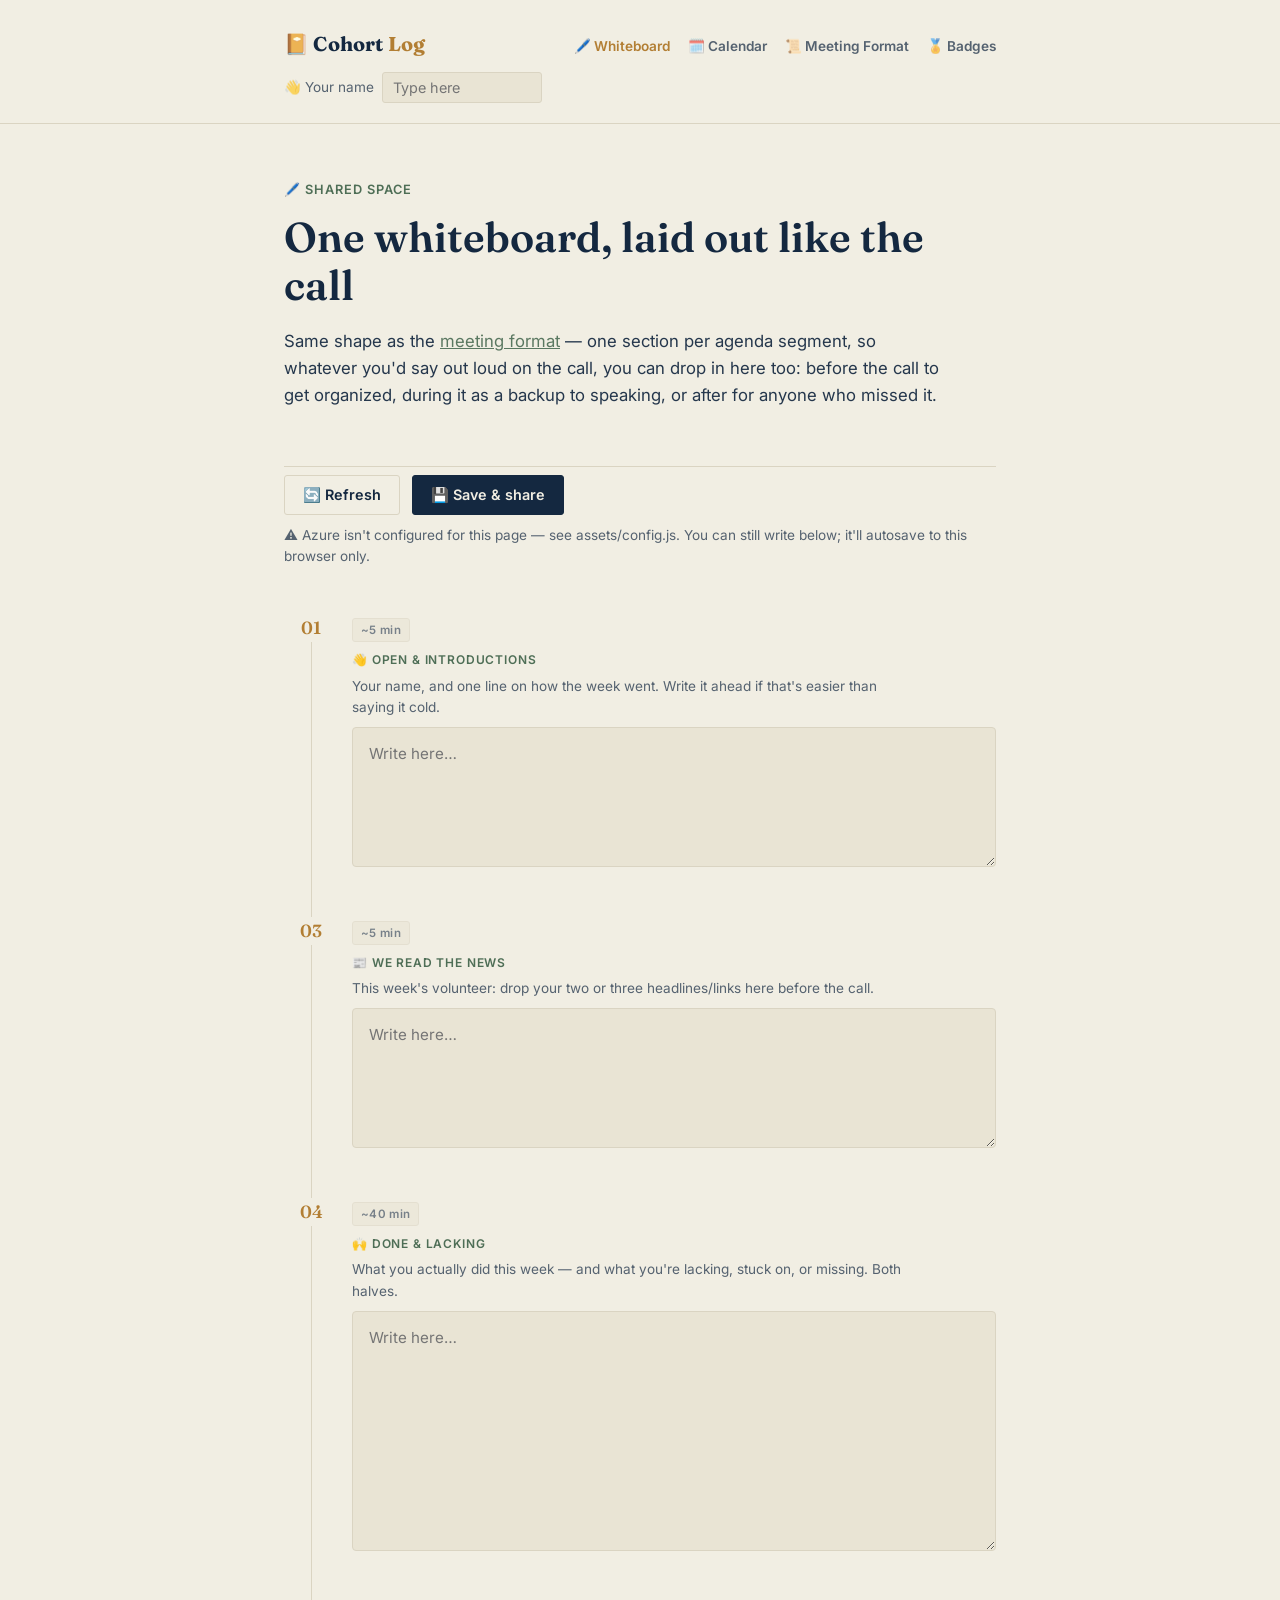
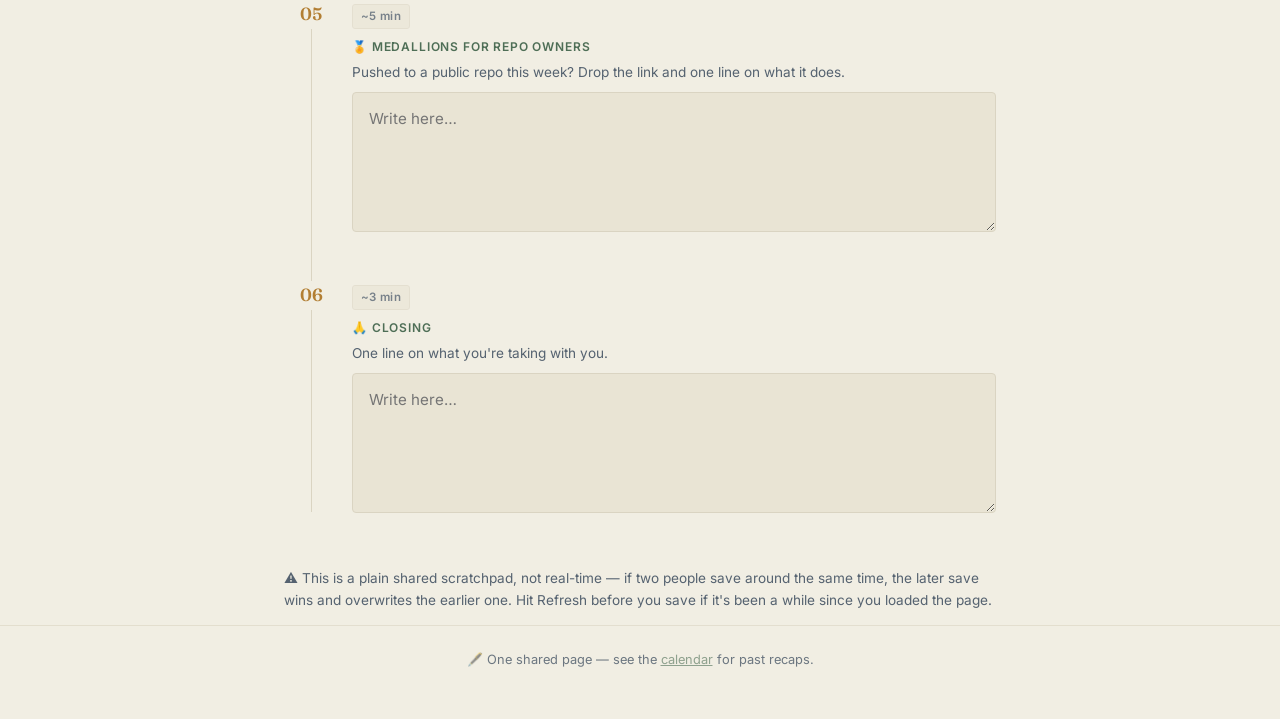
<file: whiteboard.html>
<!doctype html>
<html lang="en">
<head>
<meta charset="utf-8">
<meta name="viewport" content="width=device-width, initial-scale=1">
<title>Cohort Log — Whiteboard</title>
<link rel="canonical" href="whiteboard.html">
<link rel="preconnect" href="https://fonts.googleapis.com">
<link rel="preconnect" href="https://fonts.gstatic.com" crossorigin>
<link href="https://fonts.googleapis.com/css2?family=Fraunces:opsz,wght@9..144,400;9..144,500;9..144,600;9..144,700&family=Inter:wght@400;500;600;700&display=swap" rel="stylesheet">
<link rel="stylesheet" href="assets/site.css">
</head>
<body>

<header class="masthead">
  <div class="wrap">
    <a class="wordmark" href="index.html">📔 Cohort <span>Log</span></a>
    <nav class="masthead-nav">
      <a href="whiteboard.html" class="active">🖊️ Whiteboard</a>
      <a href="index.html">🗓️ Calendar</a>
      <a href="meeting-format.html">📜 Meeting Format</a>
      <a href="badges.html">🏅 Badges</a>
    </nav>
    <div class="name-field">
      <label for="writer-name">👋 Your name</label>
      <input type="text" id="writer-name" placeholder="Type here" autocomplete="off">
    </div>
  </div>
</header>

<main class="wrap">

  <section class="hero">
    <div class="kicker">🖊️ Shared Space</div>
    <h1 class="headline">One whiteboard, laid out like the call</h1>
    <p class="intro">
      Same shape as the <a href="meeting-format.html">meeting format</a> —
      one section per agenda segment, so whatever you'd say out loud on the
      call, you can drop in here too: before the call to get organized,
      during it as a backup to speaking, or after for anyone who missed it.
    </p>
  </section>

  <div class="whiteboard-toolbar">
    <button class="btn btn-secondary" id="refresh-board" type="button">🔄 Refresh</button>
    <button class="btn btn-primary" id="save-board" type="button">💾 Save &amp; share</button>
    <span class="save-status" id="board-status" aria-live="polite"></span>
  </div>
  <p class="sub" id="board-meta">Loading…</p>

  <ol class="spine" id="board-sections"></ol>

  <p class="sub whiteboard-warning">
    ⚠️ This is a plain shared scratchpad, not real-time — if two people
    save around the same time, the later save wins and overwrites the
    earlier one. Hit Refresh before you save if it's been a while since
    you loaded the page.
  </p>

</main>

<footer class="foot">
  <div class="wrap">🖋️ One shared page — see the <a href="index.html">calendar</a> for past recaps.</div>
</footer>

<script src="assets/config.js"></script>
<script>
(function () {
  "use strict";

  // Sections mirror meeting-format.html's agenda — every segment where
  // someone actually shares something gets a spot. "Meeting Rules" is
  // left out; it's fixed and nobody contributes to it.
  var SECTIONS = [
    { id: "open", n: "01", eyebrow: "👋 Open & Introductions", time: "~5 min", hint: "Your name, and one line on how the week went. Write it ahead if that's easier than saying it cold." },
    { id: "news", n: "03", eyebrow: "📰 We Read the News", time: "~5 min", hint: "This week's volunteer: drop your two or three headlines/links here before the call." },
    { id: "done-lacking", n: "04", eyebrow: "🙌 Done & Lacking", time: "~40 min", big: true, hint: "What you actually did this week — and what you're lacking, stuck on, or missing. Both halves." },
    { id: "medallions", n: "05", eyebrow: "🏅 Medallions for Repo Owners", time: "~5 min", hint: "Pushed to a public repo this week? Drop the link and one line on what it does." },
    { id: "closing", n: "06", eyebrow: "🙏 Closing", time: "~3 min", hint: "One line on what you're taking with you." }
  ];

  var NAME_KEY = "cohortlog_name";
  var DRAFT_KEY = "cohortlog_whiteboard_draft";
  var nameInput = document.getElementById("writer-name");
  var statusEl = document.getElementById("board-status");
  var metaEl = document.getElementById("board-meta");
  var listEl = document.getElementById("board-sections");

  nameInput.value = localStorage.getItem(NAME_KEY) || "";
  nameInput.addEventListener("input", function () {
    localStorage.setItem(NAME_KEY, nameInput.value);
  });

  // --- Build the section list ---------------------------------------------
  listEl.innerHTML = "";
  SECTIONS.forEach(function (s) {
    var li = document.createElement("li");
    li.className = "entry";
    li.innerHTML =
      '<div class="entry-number">' + s.n + '</div>' +
      '<div class="entry-time">' + s.time + '</div>' +
      '<div class="entry-eyebrow">' + s.eyebrow + '</div>' +
      '<p class="sub" style="margin-bottom:8px;">' + s.hint + '</p>' +
      '<textarea class="board-text' + (s.big ? " board-text-big" : "") + '" id="board-' + s.id + '" placeholder="Write here…"></textarea>';
    listEl.appendChild(li);
  });

  function getTextareas() {
    var map = {};
    SECTIONS.forEach(function (s) {
      map[s.id] = document.getElementById("board-" + s.id);
    });
    return map;
  }
  var textareas = getTextareas();

  function collectSections() {
    var out = {};
    SECTIONS.forEach(function (s) { out[s.id] = textareas[s.id].value; });
    return out;
  }

  function applySections(sections) {
    sections = sections || {};
    SECTIONS.forEach(function (s) { textareas[s.id].value = sections[s.id] || ""; });
  }

  var boardUrl = azureBlobUrl("whiteboard.json");

  function formatWhen(iso) {
    if (!iso) return "never";
    var d = new Date(iso);
    return d.toLocaleString(undefined, { weekday: "short", month: "short", day: "numeric", hour: "numeric", minute: "2-digit" });
  }

  function load(showStatus) {
    if (!boardUrl) {
      metaEl.textContent = "⚠️ Azure isn't configured for this page — see assets/config.js. You can still write below; it'll autosave to this browser only.";
      var draft = localStorage.getItem(DRAFT_KEY);
      if (draft) { try { applySections(JSON.parse(draft).sections); } catch (e) {} }
      return;
    }
    if (showStatus) statusEl.textContent = "⏳ Loading…";
    fetch(boardUrl)
      .then(function (res) { return res.ok ? res.json() : null; })
      .then(function (data) {
        if (data) {
          applySections(data.sections);
          metaEl.textContent = "Last saved by " + (data.author || "someone") + " — " + formatWhen(data.updatedAt);
        } else {
          metaEl.textContent = "Nobody's saved anything here yet — be the first.";
        }
        if (showStatus) statusEl.textContent = "";
      })
      .catch(function (err) {
        metaEl.textContent = "⚠️ Couldn't load the shared board (likely CORS) — check console.";
        console.error("Load whiteboard failed:", err);
        if (showStatus) statusEl.textContent = "";
      });
  }

  // Autosave a local draft so an unsaved edit survives a closed tab.
  var draftTimer;
  listEl.addEventListener("input", function () {
    clearTimeout(draftTimer);
    draftTimer = setTimeout(function () {
      localStorage.setItem(DRAFT_KEY, JSON.stringify({ sections: collectSections() }));
    }, 400);
  });

  document.getElementById("refresh-board").addEventListener("click", function () {
    load(true);
  });

  document.getElementById("save-board").addEventListener("click", function () {
    var sections = collectSections();
    if (!boardUrl) {
      localStorage.setItem(DRAFT_KEY, JSON.stringify({ sections: sections }));
      statusEl.textContent = "⚠️ Azure isn't configured — saved to this browser only.";
      return;
    }
    var payload = {
      sections: sections,
      author: nameInput.value.trim() || "Unnamed",
      updatedAt: new Date().toISOString()
    };
    statusEl.textContent = "⏳ Saving…";
    fetch(boardUrl, {
      method: "PUT",
      headers: { "x-ms-blob-type": "BlockBlob", "Content-Type": "application/json" },
      body: JSON.stringify(payload, null, 2)
    })
      .then(function (res) {
        if (!res.ok) throw new Error("Azure responded with " + res.status);
        localStorage.removeItem(DRAFT_KEY);
        statusEl.textContent = "☁️ Saved and shared";
        metaEl.textContent = "Last saved by " + payload.author + " — " + formatWhen(payload.updatedAt);
        setTimeout(function () {
          if (statusEl.textContent === "☁️ Saved and shared") statusEl.textContent = "";
        }, 3000);
      })
      .catch(function (err) {
        statusEl.textContent = "❌ Save failed — check console (likely CORS).";
        console.error("Save whiteboard failed:", err);
      });
  });

  load(false);
})();
</script>

</body>
</html>
</file>
<file: assets/site.css>
/* Cohort Log — shared design system for index.html and week.html */

:root {
  --ink: #142840;
  --paper: #F1EEE3;
  --brass: #B27E33;
  --sage: #4E6E56;
  --rule: #DAD4C2;
  --paper-raised: #E9E4D4;
}

* { box-sizing: border-box; }
html { color-scheme: light; }

body {
  margin: 0;
  background: var(--paper);
  color: var(--ink);
  font-family: 'Inter', -apple-system, BlinkMacSystemFont, sans-serif;
  line-height: 1.6;
  -webkit-font-smoothing: antialiased;
}

h1, h2, h3, .headline {
  font-family: 'Fraunces', Georgia, serif;
  font-weight: 600;
  line-height: 1.15;
  margin: 0;
}

a { color: var(--sage); }
a:hover { color: var(--brass); }

.wrap { max-width: 760px; margin: 0 auto; padding: 0 24px; }

/* Masthead */
.masthead { border-bottom: 1px solid var(--rule); padding: 28px 0 20px; }
.masthead .wrap {
  display: flex;
  flex-wrap: wrap;
  align-items: baseline;
  justify-content: space-between;
  gap: 12px 24px;
}
.wordmark {
  font-family: 'Fraunces', serif;
  font-weight: 700;
  font-size: 1.25rem;
  letter-spacing: 0.01em;
  color: var(--ink);
  text-decoration: none;
}
.wordmark span { color: var(--brass); }
.issue-meta {
  font-size: 0.85rem;
  color: var(--ink);
  opacity: 0.7;
  letter-spacing: 0.03em;
  text-transform: uppercase;
}
.tagline { font-size: 0.85rem; opacity: 0.7; letter-spacing: 0.03em; text-transform: uppercase; }
.masthead-nav { display: flex; gap: 18px; font-size: 0.85rem; }
.masthead-nav a { text-decoration: none; color: var(--ink); opacity: 0.7; font-weight: 600; }
.masthead-nav a:hover { color: var(--brass); opacity: 1; }
.masthead-nav a.active { color: var(--brass); opacity: 1; }
.name-field { display: flex; align-items: center; gap: 8px; font-size: 0.85rem; }
.name-field label { opacity: 0.7; }
.name-field input {
  font-family: 'Inter', sans-serif;
  font-size: 0.9rem;
  padding: 6px 10px;
  border: 1px solid var(--rule);
  background: var(--paper-raised);
  color: var(--ink);
  border-radius: 3px;
  width: 160px;
}
.name-field input:focus { outline: 2px solid var(--brass); outline-offset: 1px; }

/* Hero */
.hero { padding: 56px 0 40px; border-bottom: 1px solid var(--rule); }
.kicker {
  font-size: 0.8rem;
  font-weight: 600;
  letter-spacing: 0.08em;
  text-transform: uppercase;
  color: var(--sage);
  margin-bottom: 14px;
}
.headline { font-size: clamp(1.9rem, 4vw, 2.6rem); margin-bottom: 18px; }
.intro { font-size: 1.05rem; max-width: 60ch; opacity: 0.92; }

.stats { display: flex; gap: 28px; flex-wrap: wrap; margin-top: 28px; }
.stat .num { font-family: 'Fraunces', serif; font-weight: 700; font-size: 1.6rem; color: var(--brass); }
.stat .lbl { font-size: 0.78rem; opacity: 0.7; text-transform: uppercase; letter-spacing: 0.05em; }

/* Spine */
.spine { list-style: none; margin: 48px 0; padding: 0; position: relative; }
.spine::before {
  content: '';
  position: absolute;
  left: 27px;
  top: 8px;
  bottom: 8px;
  width: 1px;
  background: var(--rule);
}
.entry { position: relative; padding-left: 68px; margin-bottom: 44px; }
.entry:last-child { margin-bottom: 0; }
.entry-number {
  position: absolute;
  left: 0;
  top: -2px;
  width: 54px;
  text-align: center;
  font-family: 'Fraunces', serif;
  font-weight: 600;
  font-size: 1.1rem;
  color: var(--brass);
  background: var(--paper);
}
.entry-eyebrow {
  font-size: 0.75rem;
  font-weight: 600;
  letter-spacing: 0.07em;
  text-transform: uppercase;
  color: var(--sage);
  margin-bottom: 6px;
}
.entry h2 { font-size: 1.3rem; margin-bottom: 10px; }
.entry p { margin: 0 0 12px; max-width: 62ch; }
.entry p:last-of-type { margin-bottom: 0; }

.note-toggle {
  margin-top: 14px;
  background: none;
  border: 1px dashed var(--rule);
  color: var(--sage);
  font-family: 'Inter', sans-serif;
  font-size: 0.85rem;
  font-weight: 600;
  padding: 7px 12px;
  border-radius: 3px;
  cursor: pointer;
}
.note-toggle:hover { border-color: var(--brass); color: var(--brass); }
.note-area { margin-top: 12px; display: none; }
.note-area.open { display: block; }
.note-area textarea {
  width: 100%;
  min-height: 90px;
  font-family: 'Inter', sans-serif;
  font-size: 0.92rem;
  padding: 10px 12px;
  border: 1px solid var(--rule);
  background: var(--paper-raised);
  color: var(--ink);
  border-radius: 3px;
  resize: vertical;
}
.note-area textarea:focus { outline: 2px solid var(--brass); outline-offset: 1px; }
.note-status { font-size: 0.75rem; opacity: 0.6; margin-top: 5px; height: 1em; }

/* Editable content (edit mode) */
[contenteditable="true"] {
  outline: 1px dashed var(--brass);
  outline-offset: 3px;
  border-radius: 2px;
  background: rgba(178, 126, 51, 0.06);
}
[contenteditable="true"]:focus { outline: 2px solid var(--brass); background: rgba(178, 126, 51, 0.12); }

.entry-time {
  display: inline-block;
  font-size: 0.72rem;
  font-weight: 600;
  letter-spacing: 0.03em;
  color: var(--ink);
  opacity: 0.55;
  background: var(--paper-raised);
  border: 1px solid var(--rule);
  border-radius: 3px;
  padding: 2px 8px;
  margin-bottom: 8px;
}
.entry ul.rules { margin: 0; padding-left: 1.2em; max-width: 62ch; }
.entry ul.rules li { margin-bottom: 8px; }
.entry ul.rules li:last-child { margin-bottom: 0; }

/* Serenity prayer panel */
.prayer-panel {
  background: var(--ink);
  color: var(--paper);
  border-radius: 4px;
  padding: 36px 28px;
  text-align: center;
  margin: 0 0 48px;
}
.prayer-panel .label {
  font-size: 0.72rem;
  font-weight: 600;
  letter-spacing: 0.09em;
  text-transform: uppercase;
  color: var(--brass);
  margin-bottom: 16px;
}
.prayer-panel blockquote {
  font-family: 'Fraunces', serif;
  font-style: italic;
  font-size: 1.15rem;
  line-height: 1.55;
  max-width: 46ch;
  margin: 0 auto;
}

.visually-hidden {
  position: absolute;
  width: 1px; height: 1px;
  margin: -1px; padding: 0; border: 0;
  clip: rect(0 0 0 0); clip-path: inset(50%);
  overflow: hidden; white-space: nowrap;
}

.sub { font-size: 0.85rem; opacity: 0.7; }

/* Meeting overview (SVG timeline) */
.meeting-overview { padding: 8px 0 32px; }
.meeting-overview svg { display: block; margin: 0 auto; max-width: 820px; }

/* Section sign-up prompt */
.signup-note {
  margin-top: 14px;
  padding: 10px 14px;
  border: 1px dashed var(--rule);
  border-radius: 4px;
  font-size: 0.88rem;
  color: var(--sage);
}

/* Whiteboard */
.whiteboard-toolbar { display: flex; flex-wrap: wrap; align-items: center; gap: 12px; margin-top: 8px; }
#board-meta { margin-top: 10px; margin-bottom: 0; }
.whiteboard-warning { margin-top: 8px; }
.board-text {
  width: 100%;
  min-height: 140px;
  resize: vertical;
  padding: 14px 16px;
  border: 1px solid var(--rule);
  border-radius: 4px;
  background: var(--paper-raised);
  color: var(--ink);
  font-family: 'Inter', sans-serif;
  font-size: 0.95rem;
  line-height: 1.6;
  box-sizing: border-box;
}
.board-text:focus { outline: 2px solid var(--brass); outline-offset: 1px; }
.board-text-big { min-height: 240px; }

/* Current week panel */
.current-week-panel {
  background: var(--paper-raised);
  border: 1px solid var(--rule);
  border-left: 4px solid var(--brass);
  border-radius: 4px;
  padding: 20px 24px;
  margin: 32px 0;
}
.current-week-panel .label {
  font-size: 0.72rem; font-weight: 600; letter-spacing: 0.09em;
  text-transform: uppercase; color: var(--brass); margin-bottom: 8px;
}
.current-week-body { font-size: 0.95rem; }
.current-week-body a { font-weight: 600; }

/* Closing panel */
.closing { background: var(--paper-raised); border: 1px solid var(--rule); border-radius: 4px; padding: 32px 28px; margin: 48px 0; }
.closing h2 { font-size: 1.2rem; margin-bottom: 6px; }
.closing .sub { font-size: 0.85rem; opacity: 0.7; margin-bottom: 20px; }
.closing ol { margin: 0; padding-left: 1.3em; }
.closing li { margin-bottom: 12px; max-width: 58ch; }
.closing li:last-child { margin-bottom: 0; }
.closing li strong { color: var(--sage); }

/* Notes panel */
.notes-panel { border-top: 1px solid var(--rule); border-bottom: 1px solid var(--rule); padding: 40px 0; margin: 48px 0; }
.notes-panel h2 { font-size: 1.2rem; margin-bottom: 8px; }
.notes-panel p.help { font-size: 0.88rem; opacity: 0.75; max-width: 58ch; margin: 0 0 20px; }
.notes-actions { display: flex; flex-wrap: wrap; gap: 12px; align-items: center; }

.btn {
  font-family: 'Inter', sans-serif;
  font-size: 0.9rem;
  font-weight: 600;
  padding: 10px 18px;
  border-radius: 3px;
  cursor: pointer;
  border: 1px solid transparent;
}
.btn-primary { background: var(--ink); color: var(--paper); border-color: var(--ink); }
.btn-primary:hover { background: var(--sage); border-color: var(--sage); }
.btn-secondary { background: transparent; color: var(--ink); border-color: var(--rule); }
.btn-secondary:hover { border-color: var(--brass); color: var(--brass); }
.save-status { font-size: 0.82rem; opacity: 0.75; }

/* Editor bar */
.editor-bar {
  display: flex;
  flex-wrap: wrap;
  align-items: center;
  gap: 12px;
  background: var(--paper-raised);
  border: 1px solid var(--rule);
  border-radius: 4px;
  padding: 14px 18px;
  margin: 32px 0 0;
}
.editor-bar .hint { font-size: 0.82rem; opacity: 0.75; flex: 1 1 220px; }

/* CTA */
.cta { text-align: center; padding: 8px 0 48px; }
.cta a { display: inline-block; font-weight: 600; font-size: 0.95rem; color: var(--ink); border-bottom: 2px solid var(--brass); padding-bottom: 2px; }
.cta a:hover { color: var(--brass); }

.cta-panel {
  background: var(--paper-raised);
  border: 1px solid var(--rule);
  border-radius: 4px;
  padding: 32px 28px;
  text-align: center;
  margin: 8px 0 48px;
}
.cta-panel .emoji-row { font-size: 1.6rem; margin-bottom: 12px; letter-spacing: 6px; }
.cta-panel h2 { font-size: 1.25rem; margin-bottom: 10px; }
.cta-panel p { max-width: 50ch; margin: 0 auto 20px; opacity: 0.85; font-size: 0.95rem; }
.cta-panel a.btn { text-decoration: none; }

/* Badges */
.badge-ladder { display: flex; flex-direction: column; gap: 16px; margin: 40px 0; }
.badge-tier {
  display: flex;
  align-items: center;
  gap: 20px;
  background: var(--paper-raised);
  border: 1px solid var(--rule);
  border-left: 4px solid var(--brass);
  border-radius: 4px;
  padding: 18px 22px;
}
.badge-tier-top { border-left-color: var(--sage); }
.badge-icon { font-size: 2rem; flex: 0 0 auto; width: 48px; text-align: center; }
.badge-body { flex: 1 1 auto; min-width: 0; }
.badge-level {
  font-size: 0.72rem; font-weight: 600; letter-spacing: 0.08em;
  text-transform: uppercase; color: var(--brass); margin-bottom: 2px;
}
.badge-tier-top .badge-level { color: var(--sage); }
.badge-body h2 { font-size: 1.1rem; margin-bottom: 4px; }
.badge-repos { font-family: 'Fraunces', serif; font-weight: 700; color: var(--ink); font-size: 0.95rem; margin-bottom: 6px; }
.badge-unlock { font-size: 0.85rem; opacity: 0.85; margin-bottom: 10px; }
.badge-meter { height: 6px; border-radius: 3px; background: var(--rule); overflow: hidden; margin-bottom: 6px; }
.badge-meter-fill { height: 100%; background: var(--brass); border-radius: 3px; }
.badge-tier-top .badge-meter-fill { background: var(--sage); }
.badge-pct { font-size: 0.75rem; opacity: 0.65; text-transform: uppercase; letter-spacing: 0.04em; }

@media (max-width: 560px) {
  .badge-tier { flex-direction: column; align-items: flex-start; gap: 8px; }
  .badge-icon { width: auto; font-size: 1.6rem; }
}

/* Footer / archive */
footer.archive { border-top: 1px solid var(--rule); padding: 32px 0 56px; }
footer.archive h3 {
  font-size: 0.8rem;
  font-weight: 600;
  letter-spacing: 0.07em;
  text-transform: uppercase;
  color: var(--ink);
  opacity: 0.6;
  margin-bottom: 14px;
}
footer.archive ul { list-style: none; margin: 0; padding: 0; display: flex; flex-direction: column; gap: 8px; }
footer.archive a { font-size: 0.9rem; text-decoration: none; }
footer.archive .current { color: var(--brass); font-weight: 600; }
footer.foot { border-top: 1px solid var(--rule); padding: 24px 0 48px; font-size: 0.8rem; opacity: 0.6; text-align: center; }

@media (max-width: 560px) {
  .masthead .wrap { flex-direction: column; align-items: flex-start; }
  .name-field input { width: 140px; }
  .hero { padding: 40px 0 32px; }
  .spine::before { left: 21px; }
  .entry { padding-left: 50px; }
  .entry-number { width: 40px; font-size: 1rem; }
  .closing { padding: 24px 18px; }
  .notes-actions { flex-direction: column; align-items: stretch; }
  .btn { width: 100%; text-align: center; }
}

@media (prefers-reduced-motion: reduce) {
  * { transition: none !important; scroll-behavior: auto !important; }
}
</file>
